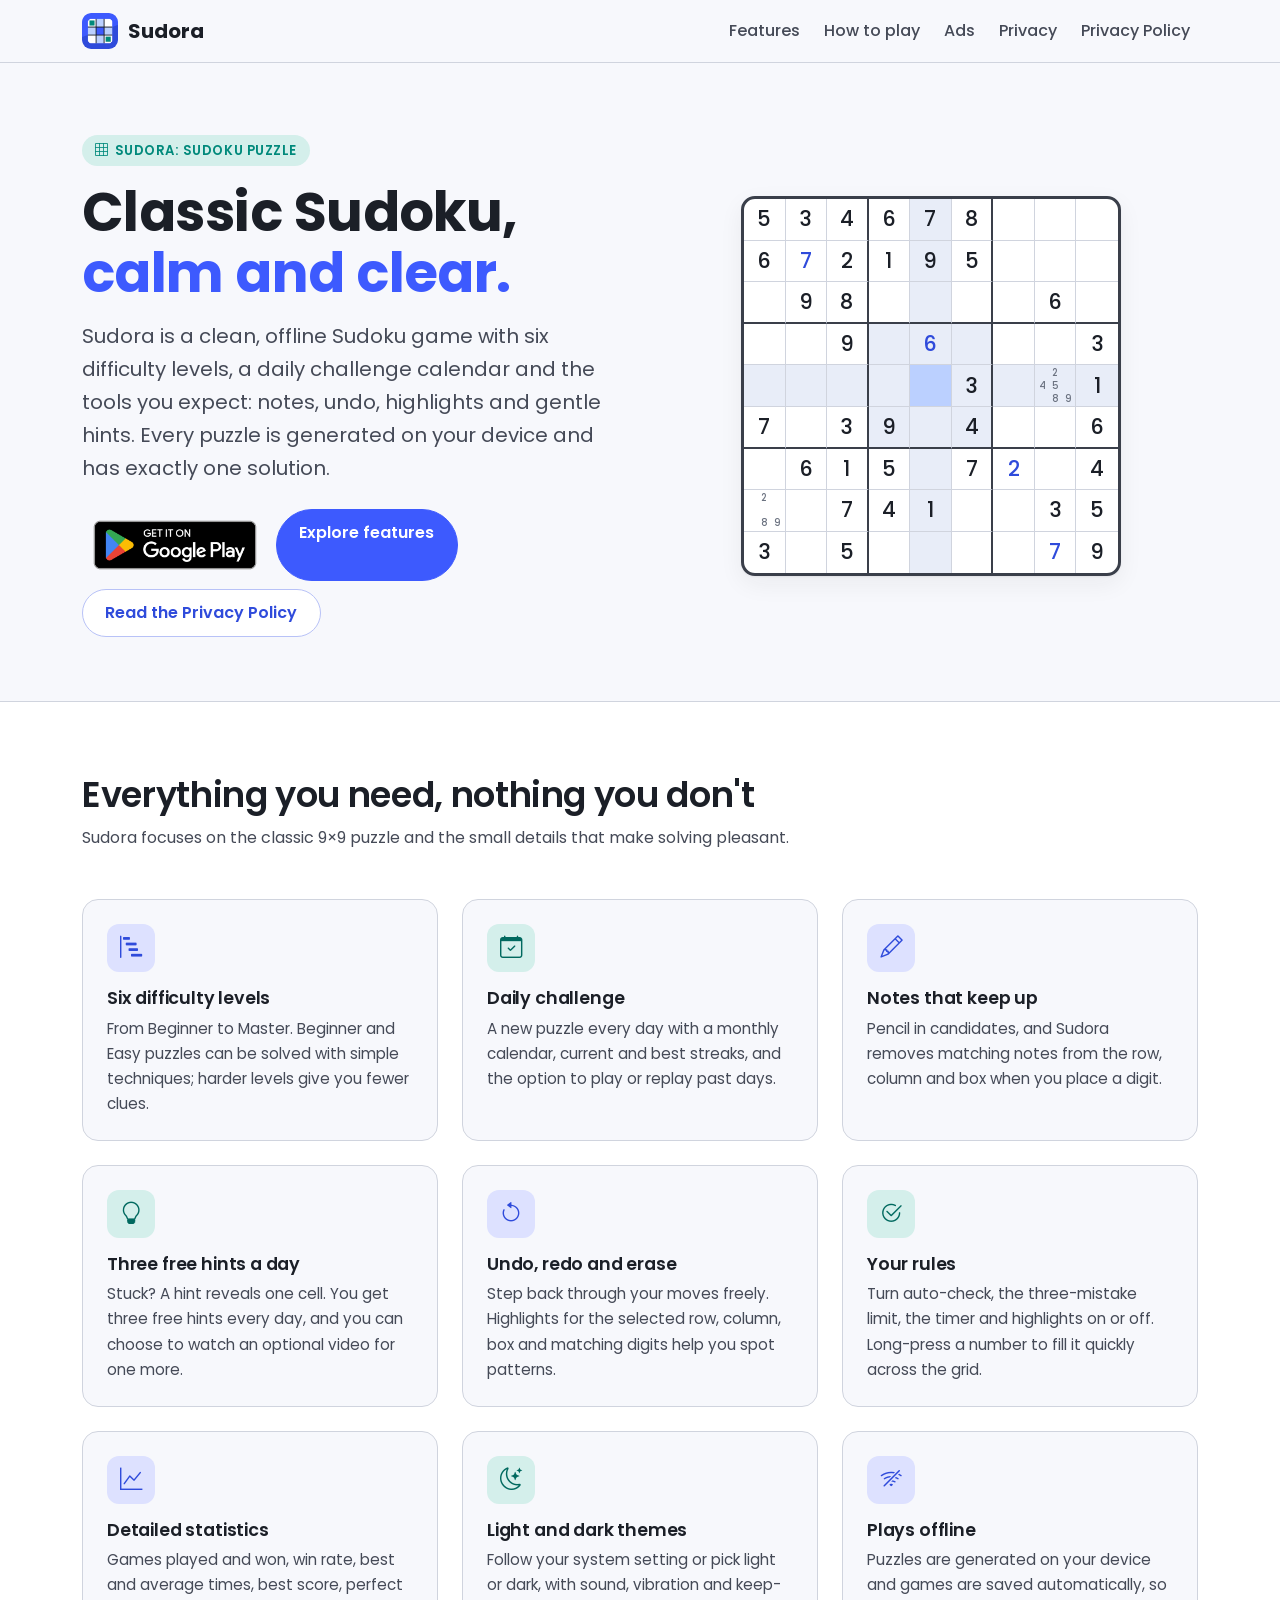
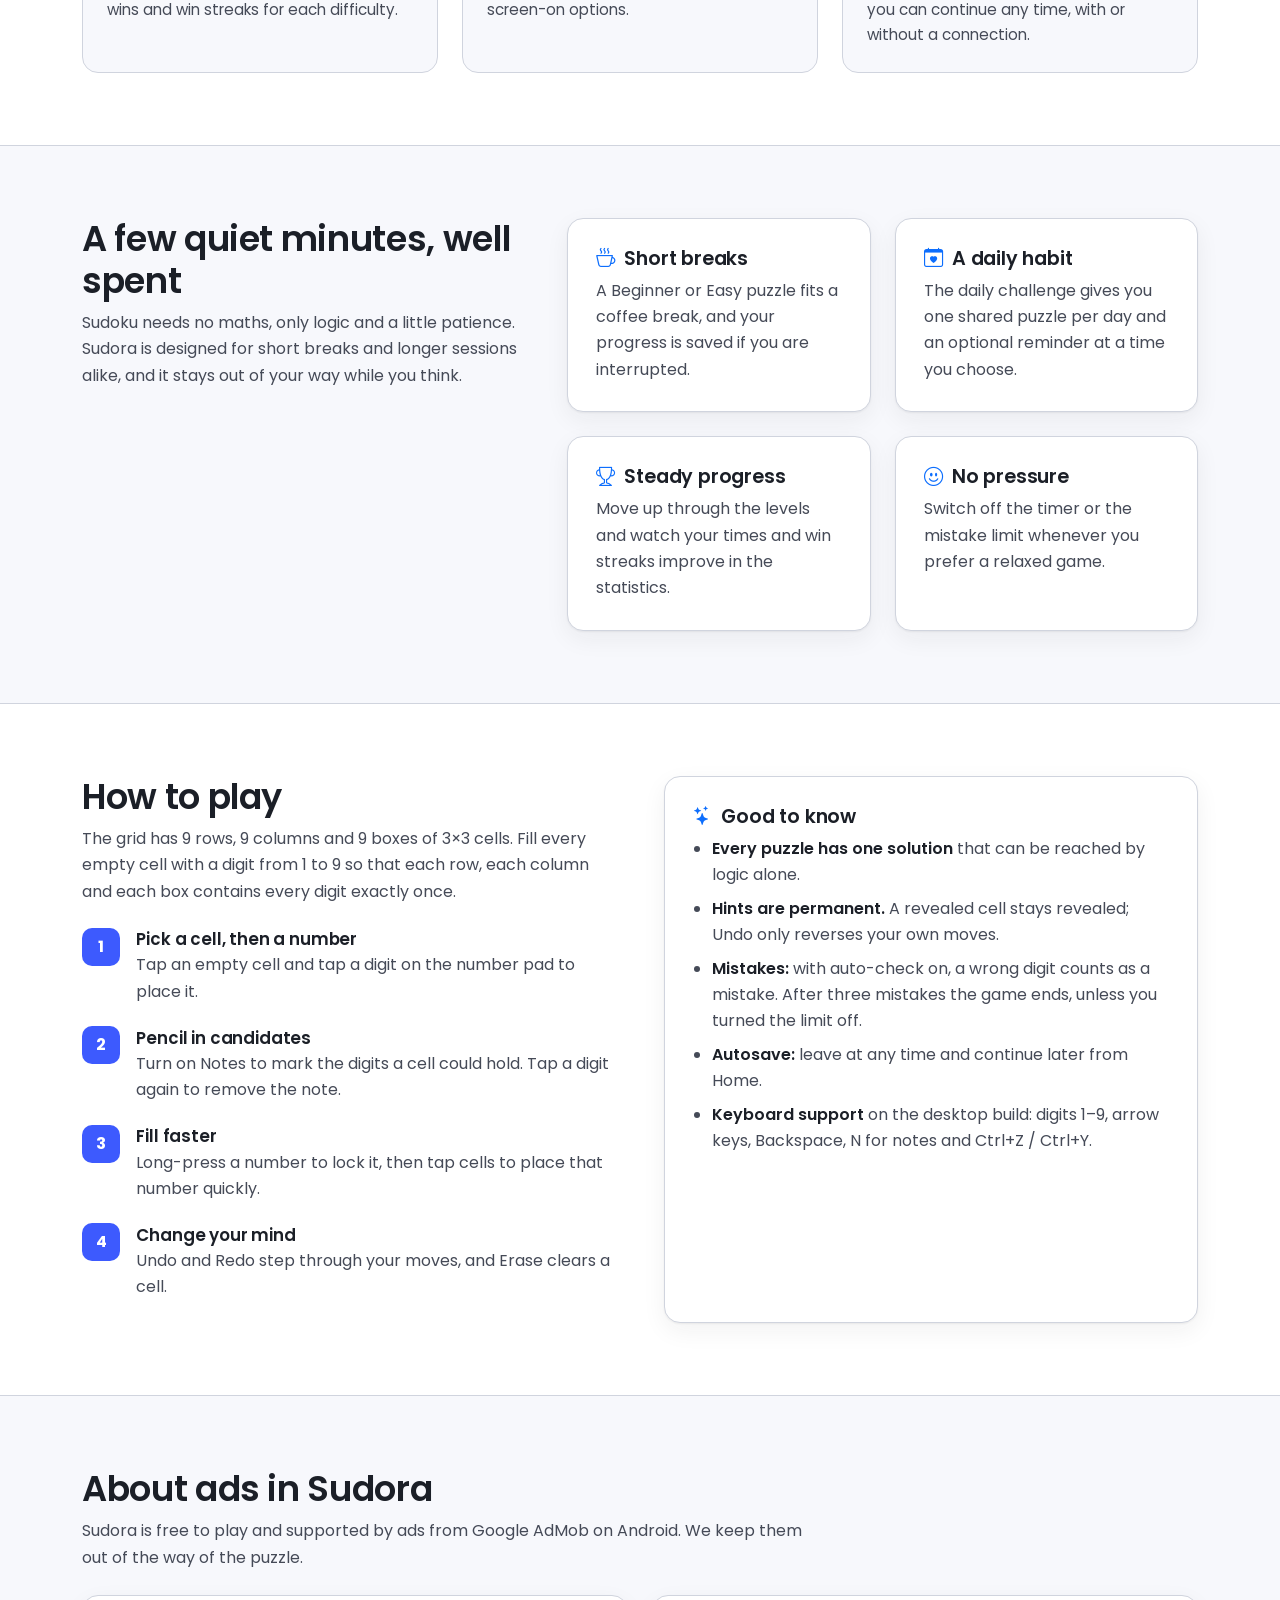
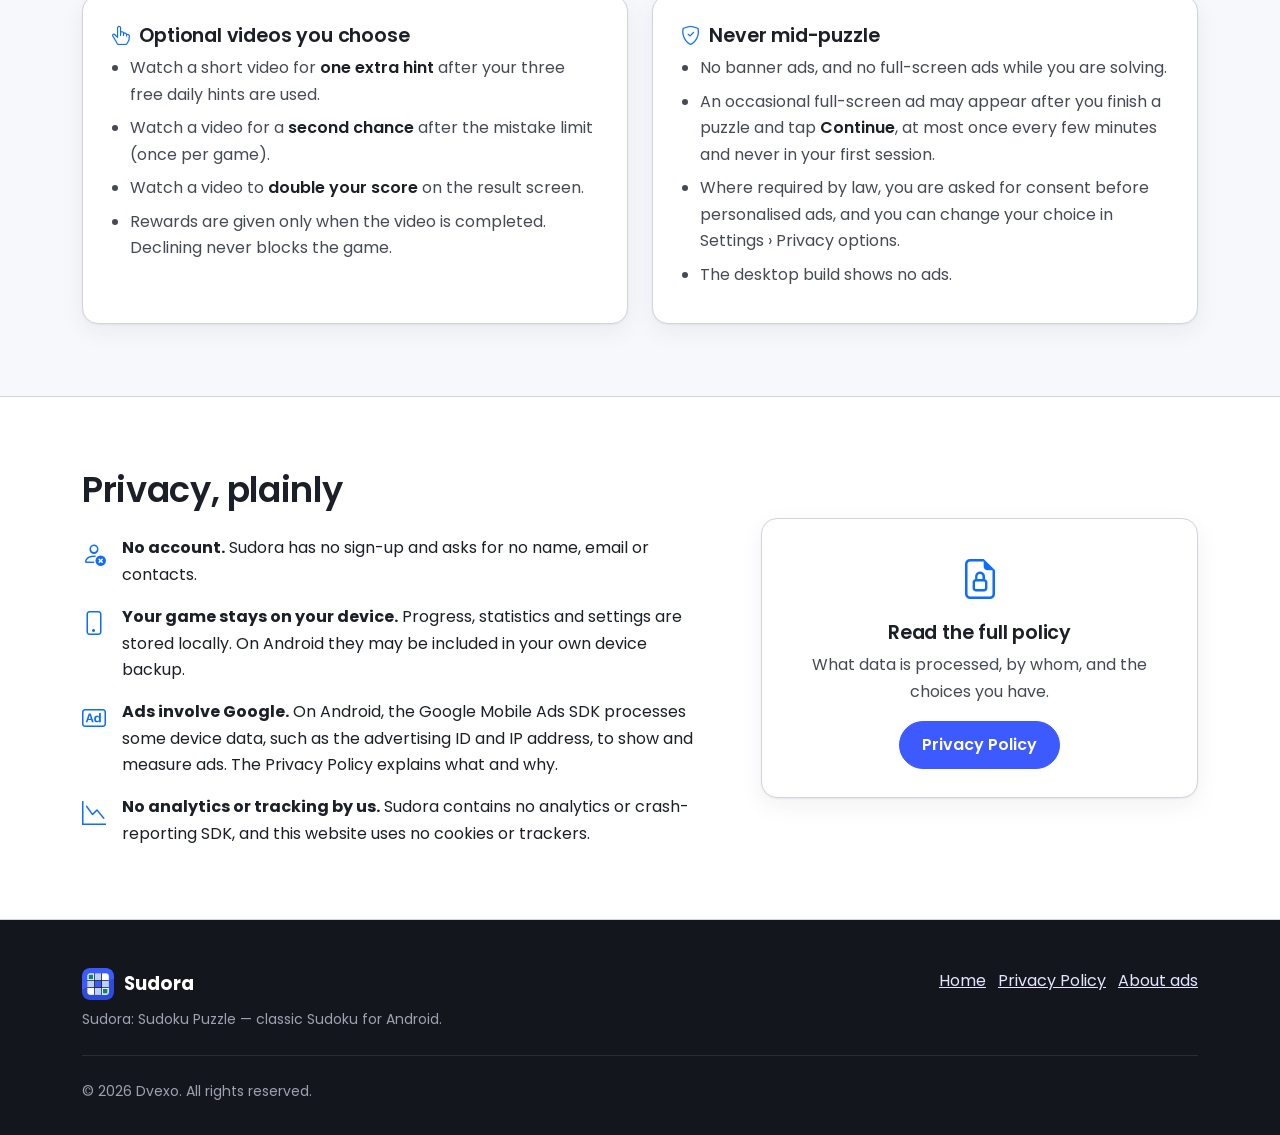
<file: index.html>
<!DOCTYPE html>
<html lang="en">
<head>
  <meta charset="utf-8">
  <meta name="viewport" content="width=device-width, initial-scale=1">
  <title>Sudora: Sudoku Puzzle — Classic Sudoku with daily challenges</title>
  <meta name="description" content="Sudora: Sudoku Puzzle is a clean, offline classic Sudoku game with six difficulty levels, a daily challenge calendar, notes, undo, three free hints a day and detailed statistics.">
  <meta name="application-name" content="Sudora">
  <meta name="theme-color" content="#3d5afe">
  <meta property="og:type" content="website">
  <meta property="og:site_name" content="Sudora">
  <meta property="og:title" content="Sudora: Sudoku Puzzle">
  <meta property="og:description" content="Classic Sudoku with six difficulty levels, daily challenges, notes, hints and statistics. Puzzles are generated on your device.">
  <meta property="og:image" content="assets/images/sudora-icon.png">
  <meta name="twitter:card" content="summary">
  <link rel="icon" href="favicon.ico" sizes="any">
  <link rel="icon" type="image/png" sizes="32x32" href="assets/images/favicon-32.png">
  <link rel="apple-touch-icon" href="assets/images/apple-touch-icon.png">
  <link rel="stylesheet" href="assets/vendor/bootstrap/bootstrap.min.css">
  <link rel="stylesheet" href="assets/vendor/bootstrap-icons/bootstrap-icons.min.css">
  <link rel="stylesheet" href="assets/css/style.css">
</head>
<body>
  <a class="skip-link" href="#main">Skip to content</a>

  <header>
    <nav class="navbar navbar-expand-md site-nav sticky-top" aria-label="Main">
      <div class="container">
        <a class="navbar-brand" href="index.html">
          <img src="assets/images/sudora-icon.png" alt="" width="36" height="36">
          <span>Sudora</span>
        </a>
        <button class="navbar-toggler" type="button" data-bs-toggle="collapse" data-bs-target="#siteNav" aria-controls="siteNav" aria-expanded="false" aria-label="Toggle navigation">
          <span class="navbar-toggler-icon"></span>
        </button>
        <div class="collapse navbar-collapse" id="siteNav">
          <ul class="navbar-nav ms-auto gap-md-2">
            <li class="nav-item"><a class="nav-link" href="#features">Features</a></li>
            <li class="nav-item"><a class="nav-link" href="#how-to-play">How to play</a></li>
            <li class="nav-item"><a class="nav-link" href="#ads">Ads</a></li>
            <li class="nav-item"><a class="nav-link" href="#privacy">Privacy</a></li>
            <li class="nav-item"><a class="nav-link" href="privacy-policy.html">Privacy Policy</a></li>
          </ul>
        </div>
      </div>
    </nav>
  </header>

  <main id="main" tabindex="-1">
    <!-- Hero -->
    <section class="hero" aria-labelledby="hero-title">
      <div class="container">
        <div class="row align-items-center g-4 g-lg-5">
          <div class="col-lg-6">
            <p class="eyebrow mb-3"><i class="bi bi-grid-3x3" aria-hidden="true"></i> Sudora: Sudoku Puzzle</p>
            <h1 id="hero-title">Classic Sudoku, <span class="accent">calm and clear.</span></h1>
            <p class="lead mt-3 mb-4">
              Sudora is a clean, offline Sudoku game with six difficulty levels, a daily challenge calendar and
              the tools you expect: notes, undo, highlights and gentle hints. Every puzzle is generated on your
              device and has exactly one solution.
            </p>
            <div class="d-flex flex-wrap gap-2">
                <a class="play-badge" data-cfg-href="playStoreUrl" href="https://play.google.com/store/apps/details?id=com.dvexo.sudora" data-cfg-attr="aria-label:Get {appName} on Google Play" aria-label="Get Sudora on Google Play">
                  <img src="/assets/images/google-play-badge.png" height="72" loading="lazy" alt="Get it on Google Play">
                </a>
              <a class="btn btn-sd" href="#features">Explore features</a>
              <a class="btn btn-sd-outline" href="privacy-policy.html">Read the Privacy Policy</a>
            </div>
            <!-- <p class="status-note mt-4 mb-0">
              <i class="bi bi-info-circle" aria-hidden="true"></i>
              Sudora is being prepared for release on Android. Store links will be added here when the listing is live.
            </p> -->
          </div>
          <div class="col-lg-6">
            <div class="mini-board" aria-hidden="true">
              <span>5</span>
              <span>3</span>
              <span>4</span>
              <span>6</span>
              <span class="peer">7</span>
              <span>8</span>
              <span></span>
              <span></span>
              <span></span>
              <span>6</span>
              <span class="u">7</span>
              <span>2</span>
              <span>1</span>
              <span class="peer">9</span>
              <span>5</span>
              <span></span>
              <span></span>
              <span></span>
              <span></span>
              <span>9</span>
              <span>8</span>
              <span></span>
              <span class="peer"></span>
              <span></span>
              <span></span>
              <span>6</span>
              <span></span>
              <span></span>
              <span></span>
              <span>9</span>
              <span class="peer"></span>
              <span class="u peer">6</span>
              <span class="peer"></span>
              <span></span>
              <span></span>
              <span>3</span>
              <span class="peer"></span>
              <span class="peer"></span>
              <span class="peer"></span>
              <span class="peer"></span>
              <span class="sel"></span>
              <span class="peer">3</span>
              <span class="peer"></span>
              <span class="note peer"><i></i><i>2</i><i></i><i>4</i><i>5</i><i></i><i></i><i>8</i><i>9</i></span>
              <span class="peer">1</span>
              <span>7</span>
              <span></span>
              <span>3</span>
              <span class="peer">9</span>
              <span class="peer"></span>
              <span class="peer">4</span>
              <span></span>
              <span></span>
              <span>6</span>
              <span></span>
              <span>6</span>
              <span>1</span>
              <span>5</span>
              <span class="peer"></span>
              <span>7</span>
              <span class="u">2</span>
              <span></span>
              <span>4</span>
              <span class="note"><i></i><i>2</i><i></i><i></i><i></i><i></i><i></i><i>8</i><i>9</i></span>
              <span></span>
              <span>7</span>
              <span>4</span>
              <span class="peer">1</span>
              <span></span>
              <span></span>
              <span>3</span>
              <span>5</span>
              <span>3</span>
              <span></span>
              <span>5</span>
              <span></span>
              <span class="peer"></span>
              <span></span>
              <span></span>
              <span class="u">7</span>
              <span>9</span>
            </div>
            <p class="visually-hidden">Illustration of a Sudoku grid with a selected cell, highlighted row, column and box, and pencil notes.</p>
          </div>
        </div>
      </div>
    </section>

    <!-- Features -->
    <section class="section section-alt" id="features" aria-labelledby="features-title">
      <div class="container">
        <h2 class="section-title" id="features-title">Everything you need, nothing you don't</h2>
        <p class="section-intro mb-5">Sudora focuses on the classic 9×9 puzzle and the small details that make solving pleasant.</p>
        <div class="row g-4">
          <div class="col-md-6 col-lg-4 reveal">
            <article class="feature-card">
              <div class="feature-icon" aria-hidden="true"><i class="bi bi-bar-chart-steps"></i></div>
              <h3>Six difficulty levels</h3>
              <p>From Beginner to Master. Beginner and Easy puzzles can be solved with simple techniques; harder levels give you fewer clues.</p>
            </article>
          </div>
          <div class="col-md-6 col-lg-4 reveal">
            <article class="feature-card">
              <div class="feature-icon teal" aria-hidden="true"><i class="bi bi-calendar-check"></i></div>
              <h3>Daily challenge</h3>
              <p>A new puzzle every day with a monthly calendar, current and best streaks, and the option to play or replay past days.</p>
            </article>
          </div>
          <div class="col-md-6 col-lg-4 reveal">
            <article class="feature-card">
              <div class="feature-icon" aria-hidden="true"><i class="bi bi-pencil"></i></div>
              <h3>Notes that keep up</h3>
              <p>Pencil in candidates, and Sudora removes matching notes from the row, column and box when you place a digit.</p>
            </article>
          </div>
          <div class="col-md-6 col-lg-4 reveal">
            <article class="feature-card">
              <div class="feature-icon teal" aria-hidden="true"><i class="bi bi-lightbulb"></i></div>
              <h3>Three free hints a day</h3>
              <p>Stuck? A hint reveals one cell. You get three free hints every day, and you can choose to watch an optional video for one more.</p>
            </article>
          </div>
          <div class="col-md-6 col-lg-4 reveal">
            <article class="feature-card">
              <div class="feature-icon" aria-hidden="true"><i class="bi bi-arrow-counterclockwise"></i></div>
              <h3>Undo, redo and erase</h3>
              <p>Step back through your moves freely. Highlights for the selected row, column, box and matching digits help you spot patterns.</p>
            </article>
          </div>
          <div class="col-md-6 col-lg-4 reveal">
            <article class="feature-card">
              <div class="feature-icon teal" aria-hidden="true"><i class="bi bi-check2-circle"></i></div>
              <h3>Your rules</h3>
              <p>Turn auto-check, the three-mistake limit, the timer and highlights on or off. Long-press a number to fill it quickly across the grid.</p>
            </article>
          </div>
          <div class="col-md-6 col-lg-4 reveal">
            <article class="feature-card">
              <div class="feature-icon" aria-hidden="true"><i class="bi bi-graph-up"></i></div>
              <h3>Detailed statistics</h3>
              <p>Games played and won, win rate, best and average times, best score, perfect wins and win streaks for each difficulty.</p>
            </article>
          </div>
          <div class="col-md-6 col-lg-4 reveal">
            <article class="feature-card">
              <div class="feature-icon teal" aria-hidden="true"><i class="bi bi-moon-stars"></i></div>
              <h3>Light and dark themes</h3>
              <p>Follow your system setting or pick light or dark, with sound, vibration and keep-screen-on options.</p>
            </article>
          </div>
          <div class="col-md-6 col-lg-4 reveal">
            <article class="feature-card">
              <div class="feature-icon" aria-hidden="true"><i class="bi bi-wifi-off"></i></div>
              <h3>Plays offline</h3>
              <p>Puzzles are generated on your device and games are saved automatically, so you can continue any time, with or without a connection.</p>
            </article>
          </div>
        </div>
      </div>
    </section>

    <!-- Why play -->
    <section class="section" aria-labelledby="why-title">
      <div class="container">
        <div class="row g-4 g-lg-5 align-items-start">
          <div class="col-lg-5">
            <h2 class="section-title" id="why-title">A few quiet minutes, well spent</h2>
            <p class="section-intro">
              Sudoku needs no maths, only logic and a little patience. Sudora is designed for short breaks and
              longer sessions alike, and it stays out of your way while you think.
            </p>
          </div>
          <div class="col-lg-7">
            <div class="row g-4">
              <div class="col-sm-6 reveal">
                <div class="info-panel">
                  <h3><i class="bi bi-cup-hot text-primary" aria-hidden="true"></i> Short breaks</h3>
                  <p class="mb-0 text-muted-ink">A Beginner or Easy puzzle fits a coffee break, and your progress is saved if you are interrupted.</p>
                </div>
              </div>
              <div class="col-sm-6 reveal">
                <div class="info-panel">
                  <h3><i class="bi bi-calendar-heart text-primary" aria-hidden="true"></i> A daily habit</h3>
                  <p class="mb-0 text-muted-ink">The daily challenge gives you one shared puzzle per day and an optional reminder at a time you choose.</p>
                </div>
              </div>
              <div class="col-sm-6 reveal">
                <div class="info-panel">
                  <h3><i class="bi bi-trophy text-primary" aria-hidden="true"></i> Steady progress</h3>
                  <p class="mb-0 text-muted-ink">Move up through the levels and watch your times and win streaks improve in the statistics.</p>
                </div>
              </div>
              <div class="col-sm-6 reveal">
                <div class="info-panel">
                  <h3><i class="bi bi-emoji-smile text-primary" aria-hidden="true"></i> No pressure</h3>
                  <p class="mb-0 text-muted-ink">Switch off the timer or the mistake limit whenever you prefer a relaxed game.</p>
                </div>
              </div>
            </div>
          </div>
        </div>
      </div>
    </section>

    <!-- How to play -->
    <section class="section section-alt" id="how-to-play" aria-labelledby="howto-title">
      <div class="container">
        <div class="row g-4 g-lg-5">
          <div class="col-lg-6">
            <h2 class="section-title" id="howto-title">How to play</h2>
            <p class="section-intro mb-4">The grid has 9 rows, 9 columns and 9 boxes of 3×3 cells. Fill every empty cell with a digit from 1 to 9 so that each row, each column and each box contains every digit exactly once.</p>
            <ol class="steps">
              <li>
                <h3>Pick a cell, then a number</h3>
                <p>Tap an empty cell and tap a digit on the number pad to place it.</p>
              </li>
              <li>
                <h3>Pencil in candidates</h3>
                <p>Turn on Notes to mark the digits a cell could hold. Tap a digit again to remove the note.</p>
              </li>
              <li>
                <h3>Fill faster</h3>
                <p>Long-press a number to lock it, then tap cells to place that number quickly.</p>
              </li>
              <li>
                <h3>Change your mind</h3>
                <p>Undo and Redo step through your moves, and Erase clears a cell.</p>
              </li>
            </ol>
          </div>
          <div class="col-lg-6">
            <div class="info-panel">
              <h3><i class="bi bi-stars text-primary" aria-hidden="true"></i> Good to know</h3>
              <ul>
                <li><strong>Every puzzle has one solution</strong> that can be reached by logic alone.</li>
                <li><strong>Hints are permanent.</strong> A revealed cell stays revealed; Undo only reverses your own moves.</li>
                <li><strong>Mistakes:</strong> with auto-check on, a wrong digit counts as a mistake. After three mistakes the game ends, unless you turned the limit off.</li>
                <li><strong>Autosave:</strong> leave at any time and continue later from Home.</li>
                <li><strong>Keyboard support</strong> on the desktop build: digits 1–9, arrow keys, Backspace, N for notes and Ctrl+Z / Ctrl+Y.</li>
              </ul>
            </div>
          </div>
        </div>
      </div>
    </section>

    <!-- Ads disclosure -->
    <section class="section" id="ads" aria-labelledby="ads-title">
      <div class="container">
        <h2 class="section-title" id="ads-title">About ads in Sudora</h2>
        <p class="section-intro mb-4">
          Sudora is free to play and supported by ads from Google AdMob on Android. We keep them out of the way of the puzzle.
        </p>
        <div class="row g-4">
          <div class="col-md-6 reveal">
            <div class="info-panel">
              <h3><i class="bi bi-hand-index-thumb text-primary" aria-hidden="true"></i> Optional videos you choose</h3>
              <ul>
                <li>Watch a short video for <strong>one extra hint</strong> after your three free daily hints are used.</li>
                <li>Watch a video for a <strong>second chance</strong> after the mistake limit (once per game).</li>
                <li>Watch a video to <strong>double your score</strong> on the result screen.</li>
                <li>Rewards are given only when the video is completed. Declining never blocks the game.</li>
              </ul>
            </div>
          </div>
          <div class="col-md-6 reveal">
            <div class="info-panel">
              <h3><i class="bi bi-shield-check text-primary" aria-hidden="true"></i> Never mid-puzzle</h3>
              <ul>
                <li>No banner ads, and no full-screen ads while you are solving.</li>
                <li>An occasional full-screen ad may appear after you finish a puzzle and tap <strong>Continue</strong>, at most once every few minutes and never in your first session.</li>
                <li>Where required by law, you are asked for consent before personalised ads, and you can change your choice in Settings › Privacy options.</li>
                <li>The desktop build shows no ads.</li>
              </ul>
            </div>
          </div>
        </div>
      </div>
    </section>

    <!-- Privacy -->
    <section class="section section-alt" id="privacy" aria-labelledby="privacy-title">
      <div class="container">
        <div class="row g-4 g-lg-5 align-items-center">
          <div class="col-lg-7">
            <h2 class="section-title" id="privacy-title">Privacy, plainly</h2>
            <ul class="list-unstyled mt-4 mb-0">
              <li class="d-flex gap-3 mb-3"><i class="bi bi-person-x fs-4 text-primary" aria-hidden="true"></i><span><strong>No account.</strong> Sudora has no sign-up and asks for no name, email or contacts.</span></li>
              <li class="d-flex gap-3 mb-3"><i class="bi bi-phone fs-4 text-primary" aria-hidden="true"></i><span><strong>Your game stays on your device.</strong> Progress, statistics and settings are stored locally. On Android they may be included in your own device backup.</span></li>
              <li class="d-flex gap-3 mb-3"><i class="bi bi-badge-ad fs-4 text-primary" aria-hidden="true"></i><span><strong>Ads involve Google.</strong> On Android, the Google Mobile Ads SDK processes some device data, such as the advertising ID and IP address, to show and measure ads. The Privacy Policy explains what and why.</span></li>
              <li class="d-flex gap-3"><i class="bi bi-graph-down fs-4 text-primary" aria-hidden="true"></i><span><strong>No analytics or tracking by us.</strong> Sudora contains no analytics or crash-reporting SDK, and this website uses no cookies or trackers.</span></li>
            </ul>
          </div>
          <div class="col-lg-5">
            <div class="info-panel text-center">
              <i class="bi bi-file-earmark-lock fs-1 text-primary" aria-hidden="true"></i>
              <h3 class="justify-content-center mt-2">Read the full policy</h3>
              <p class="text-muted-ink">What data is processed, by whom, and the choices you have.</p>
              <a class="btn btn-sd" href="privacy-policy.html">Privacy Policy</a>
            </div>
          </div>
        </div>
      </div>
    </section>
  </main>

  <footer class="site-footer">
    <div class="container">
      <div class="row g-4">
        <div class="col-md-6">
          <p class="brand mb-2"><img src="assets/images/sudora-icon.png" alt="" width="32" height="32"> Sudora</p>
          <p class="small mb-0">Sudora: Sudoku Puzzle — classic Sudoku for Android.</p>
        </div>
        <div class="col-md-6 text-md-end footer-links">
          <ul class="list-inline mb-2">
            <li class="list-inline-item"><a href="index.html">Home</a></li>
            <li class="list-inline-item"><a href="privacy-policy.html">Privacy Policy</a></li>
            <li class="list-inline-item"><a href="#ads">About ads</a></li>
          </ul>
        </div>
      </div>
      <hr class="border-secondary my-4">
      <p class="small mb-0">&copy; 2026 Dvexo. All rights reserved.</p>
    </div>
  </footer>

  <button class="back-to-top" type="button" aria-label="Back to top"><i class="bi bi-arrow-up" aria-hidden="true"></i></button>

  <script src="assets/vendor/bootstrap/bootstrap.bundle.min.js"></script>
  <script src="assets/js/main.js"></script>
</body>
</html>
</file>
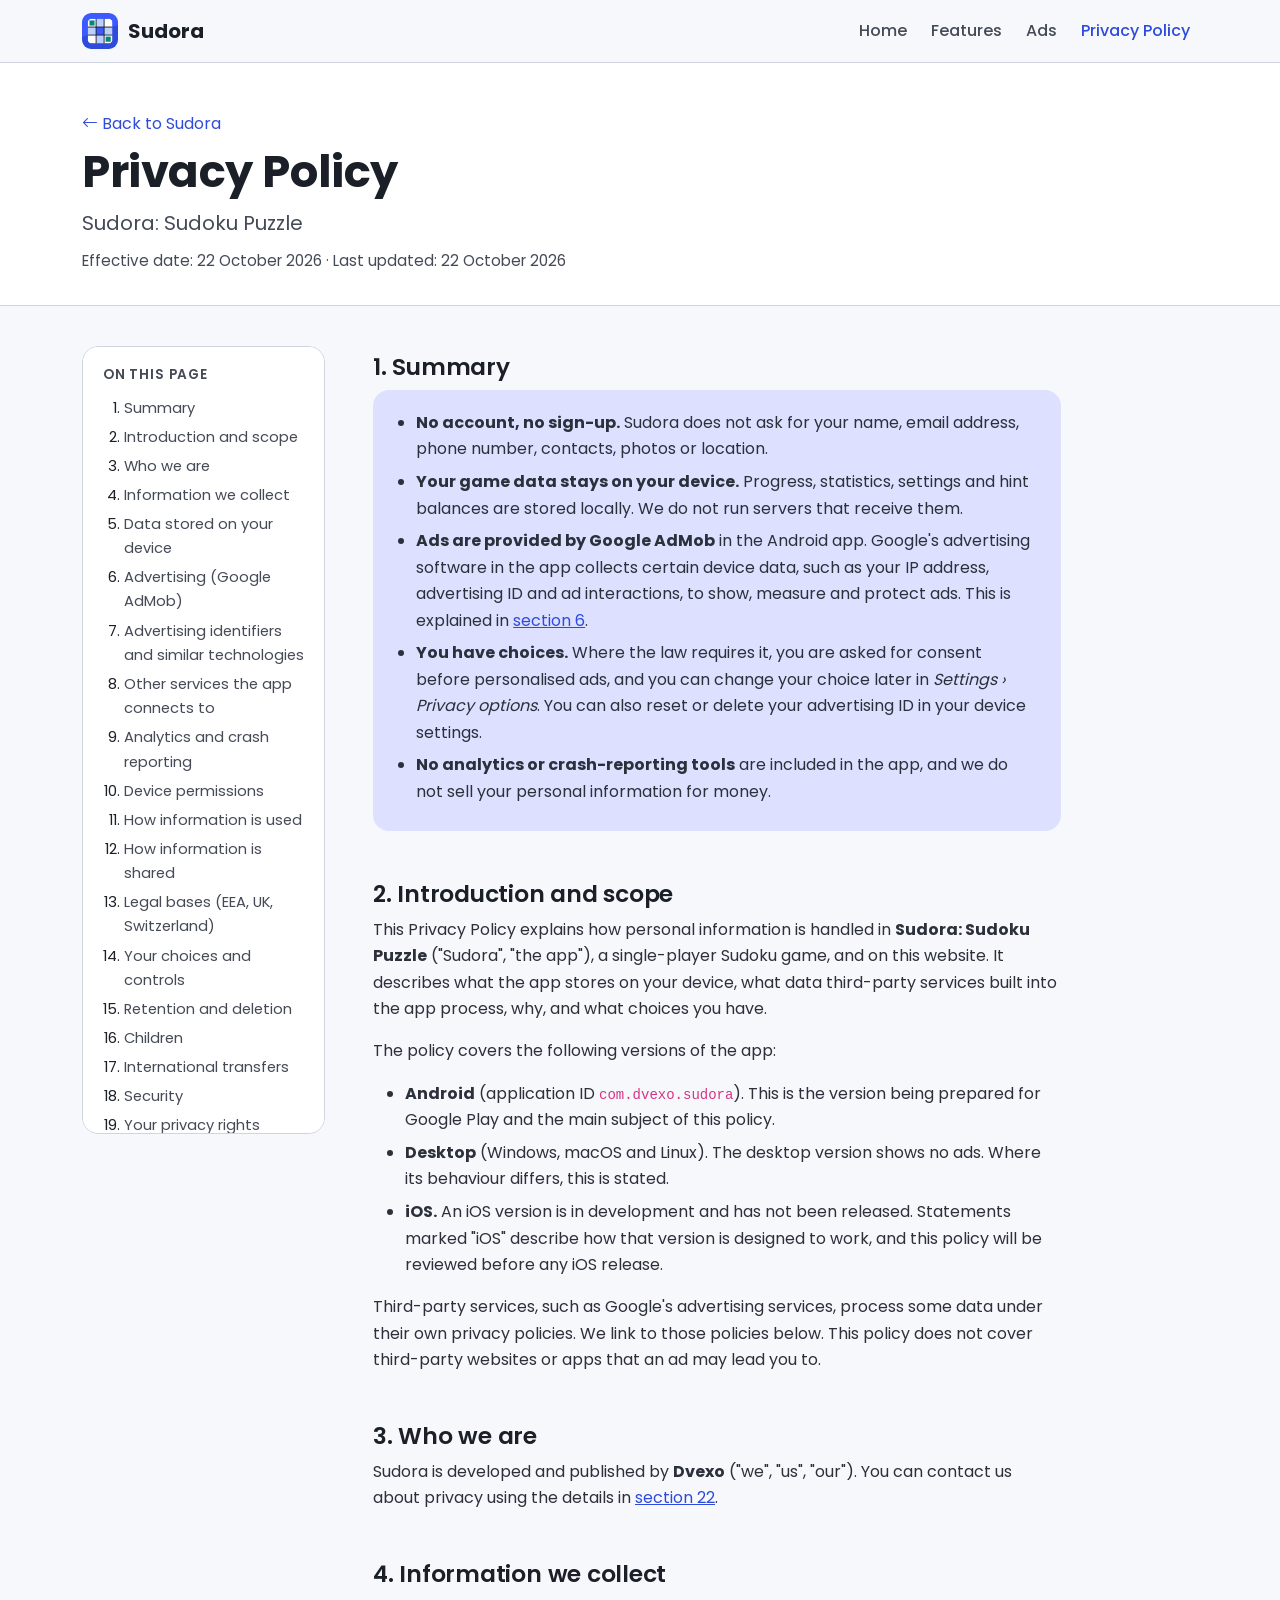
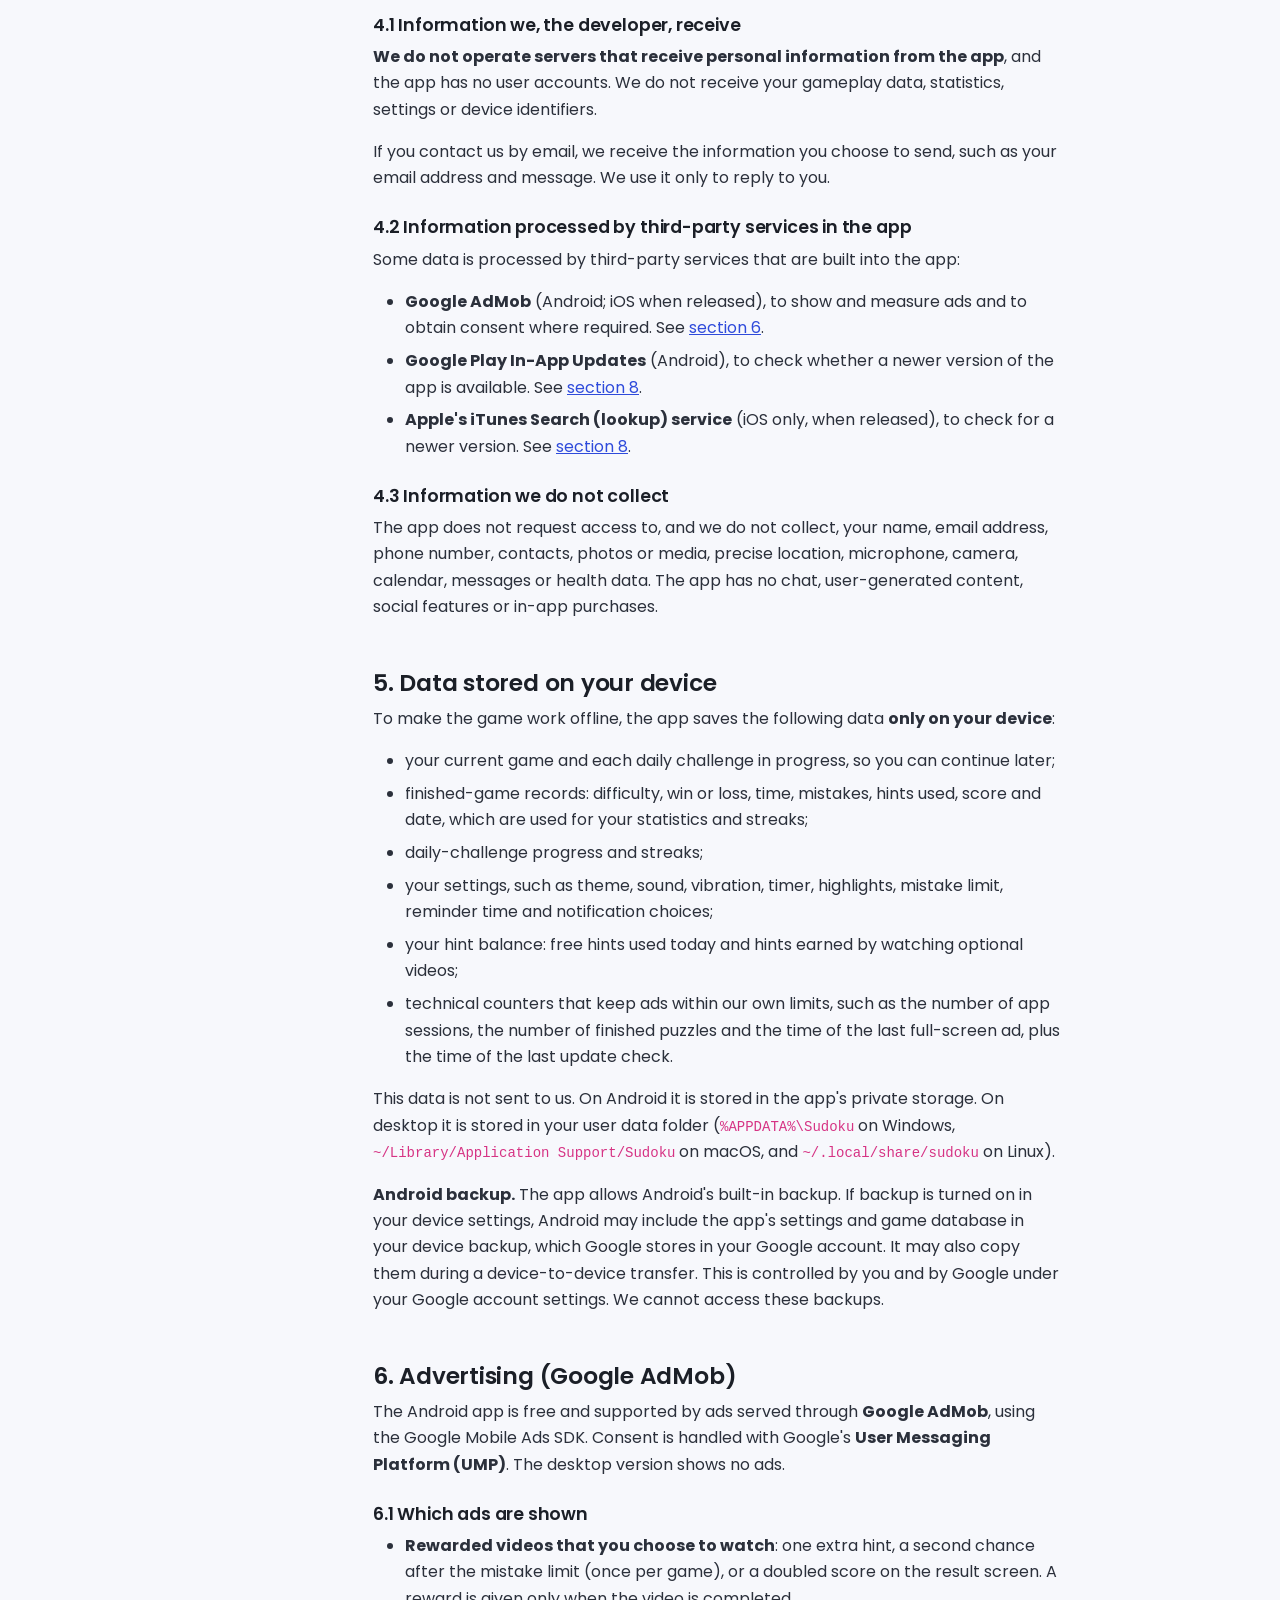
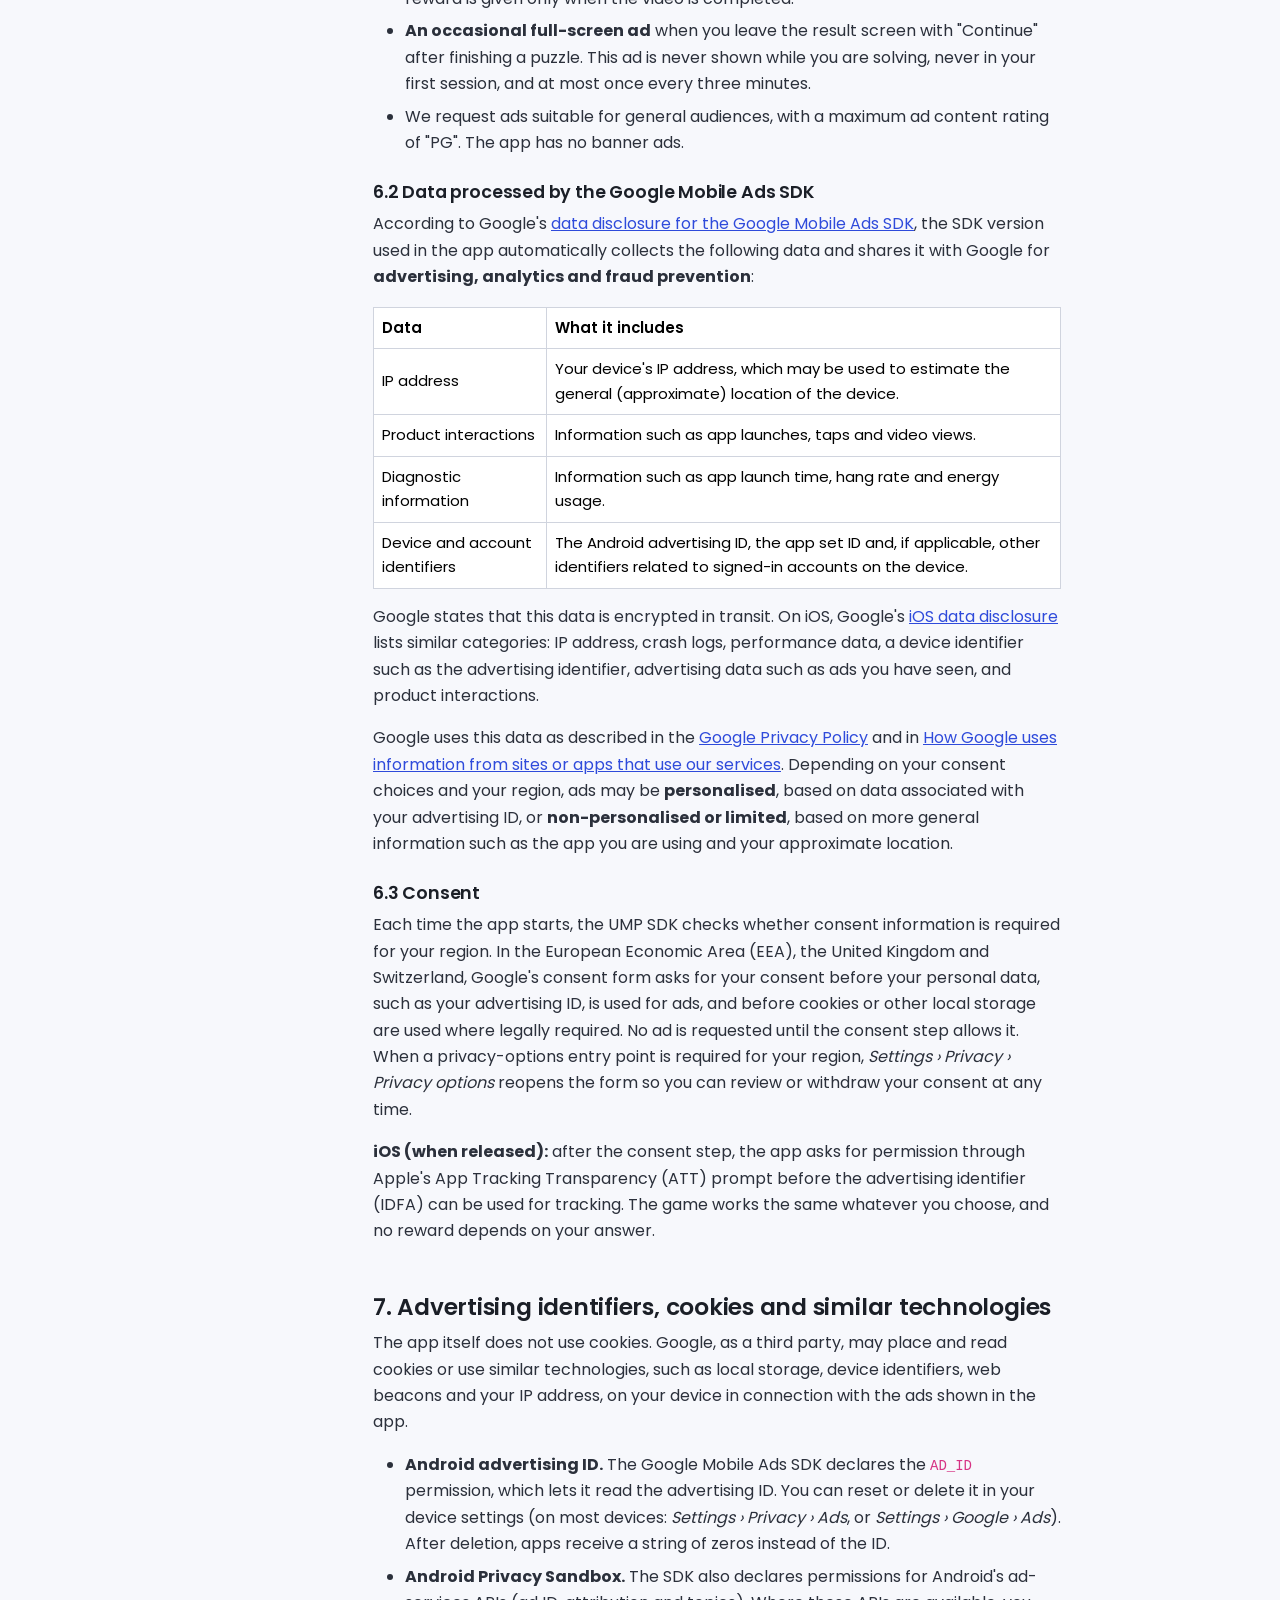
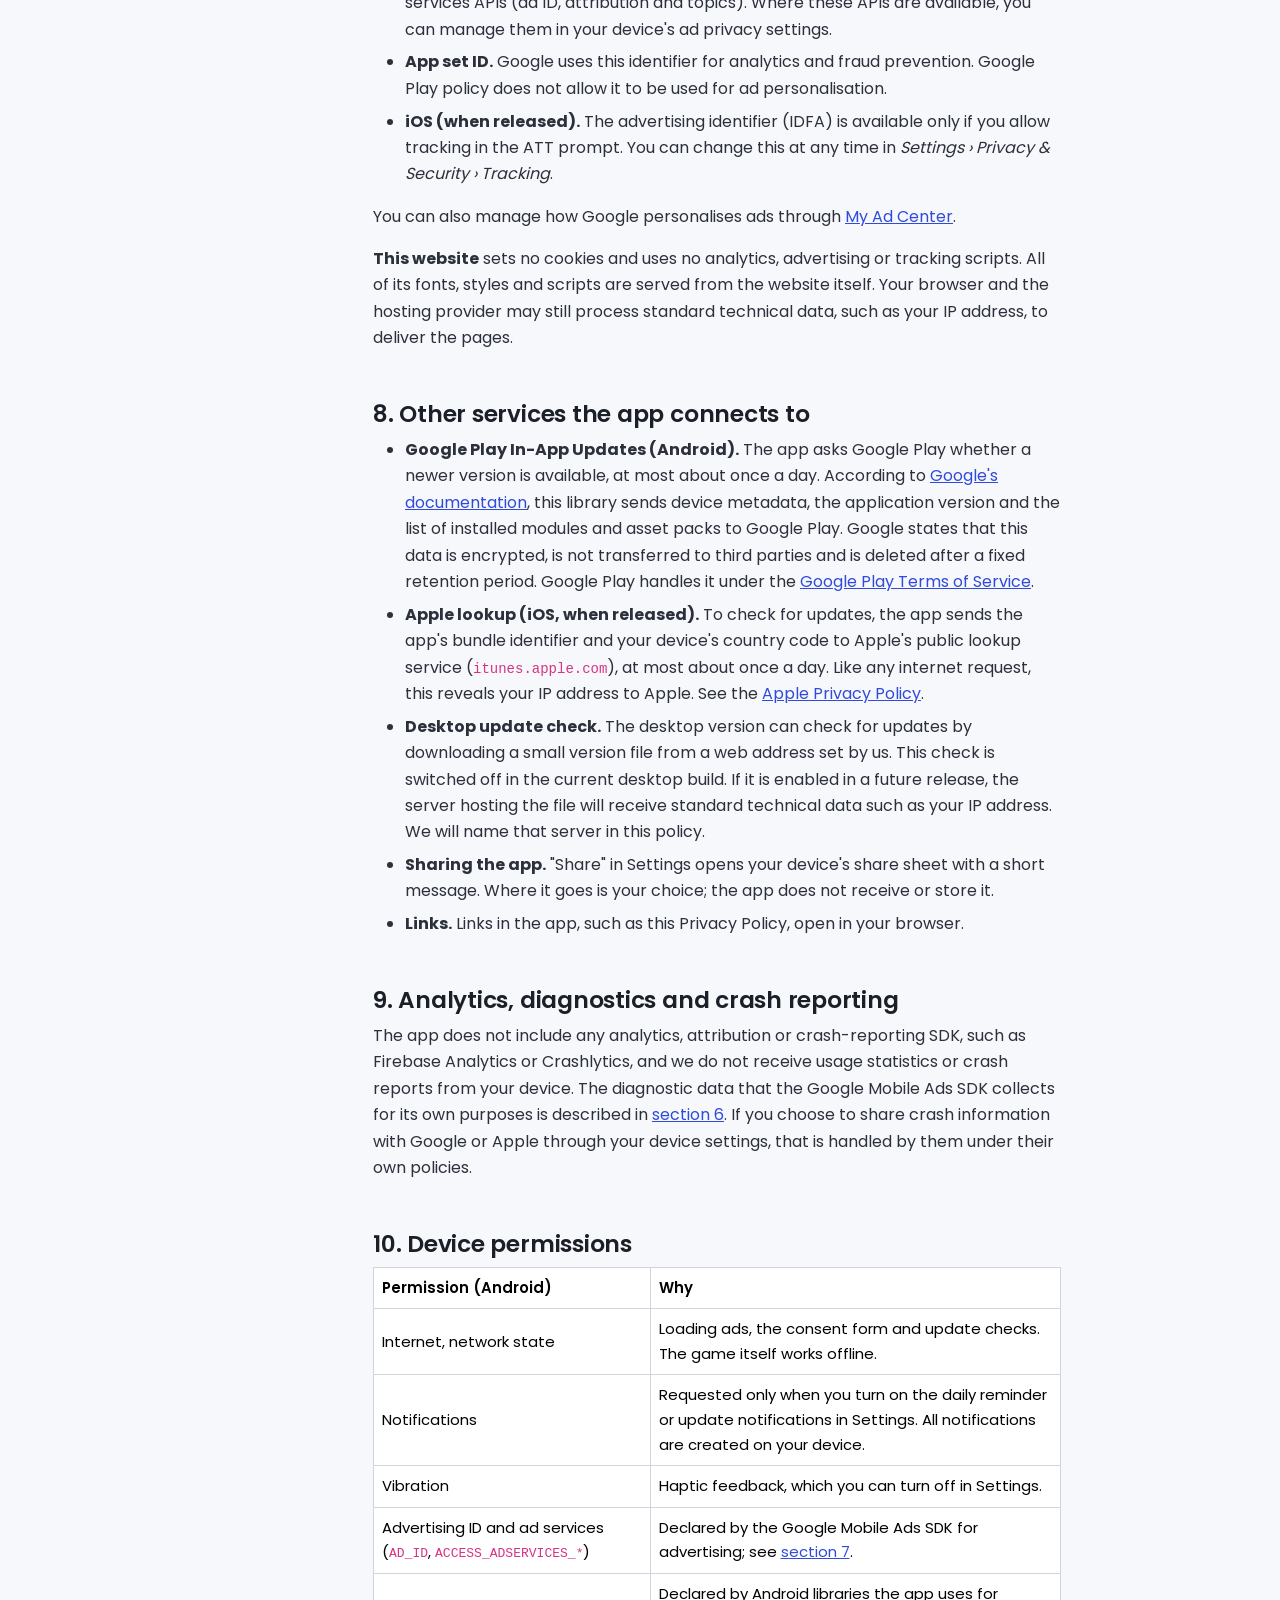
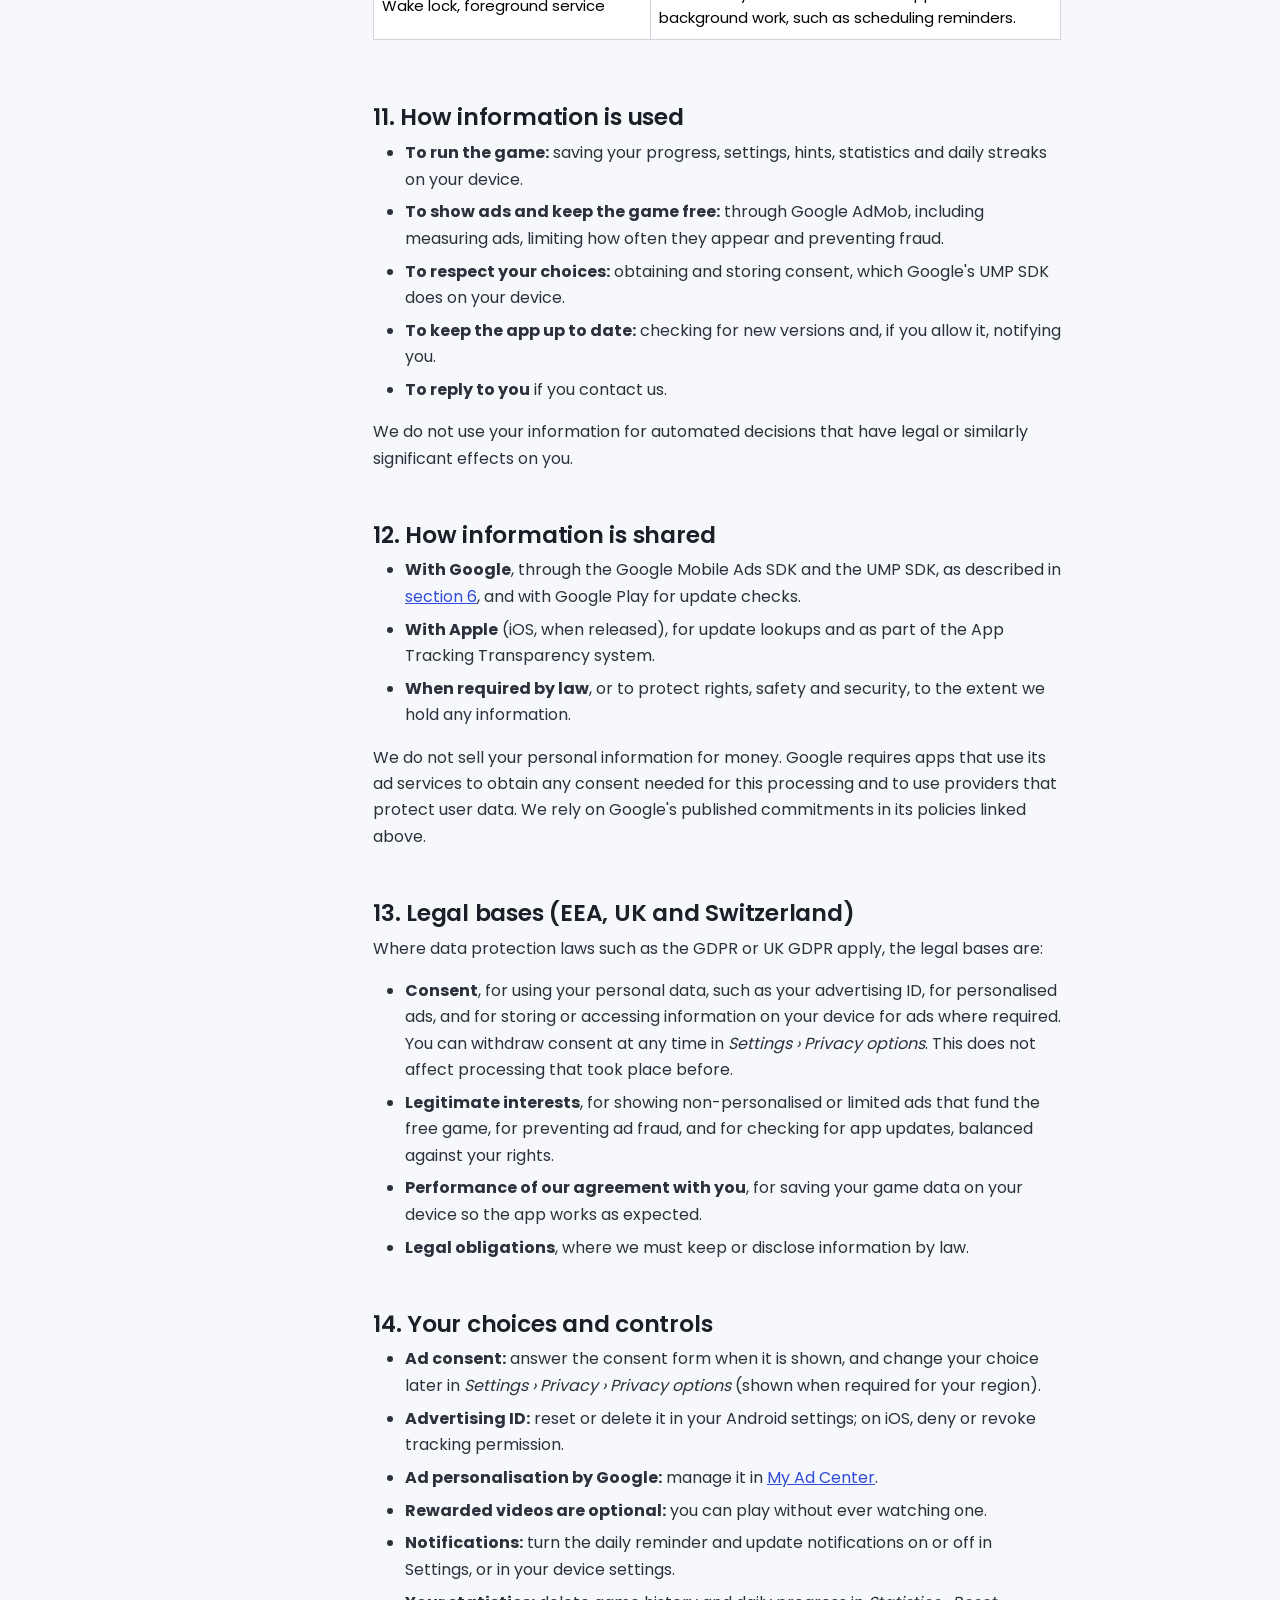
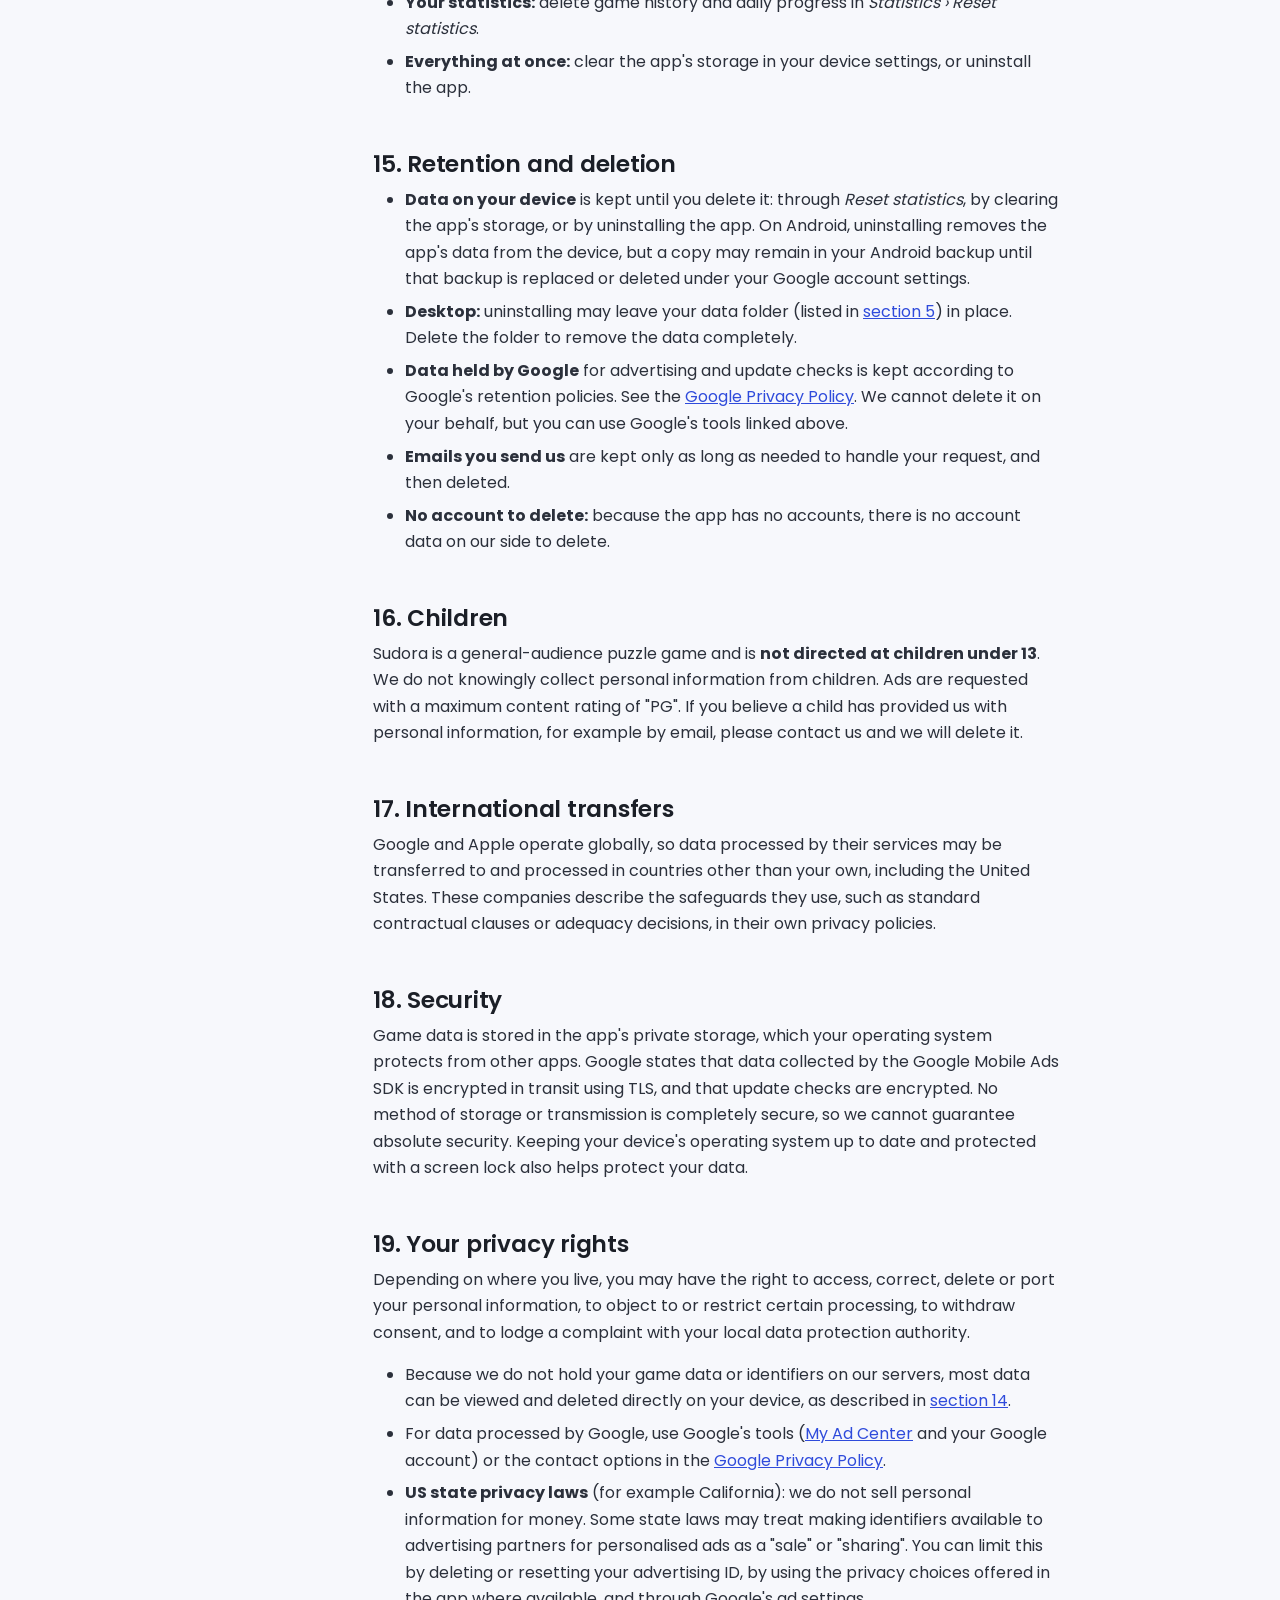
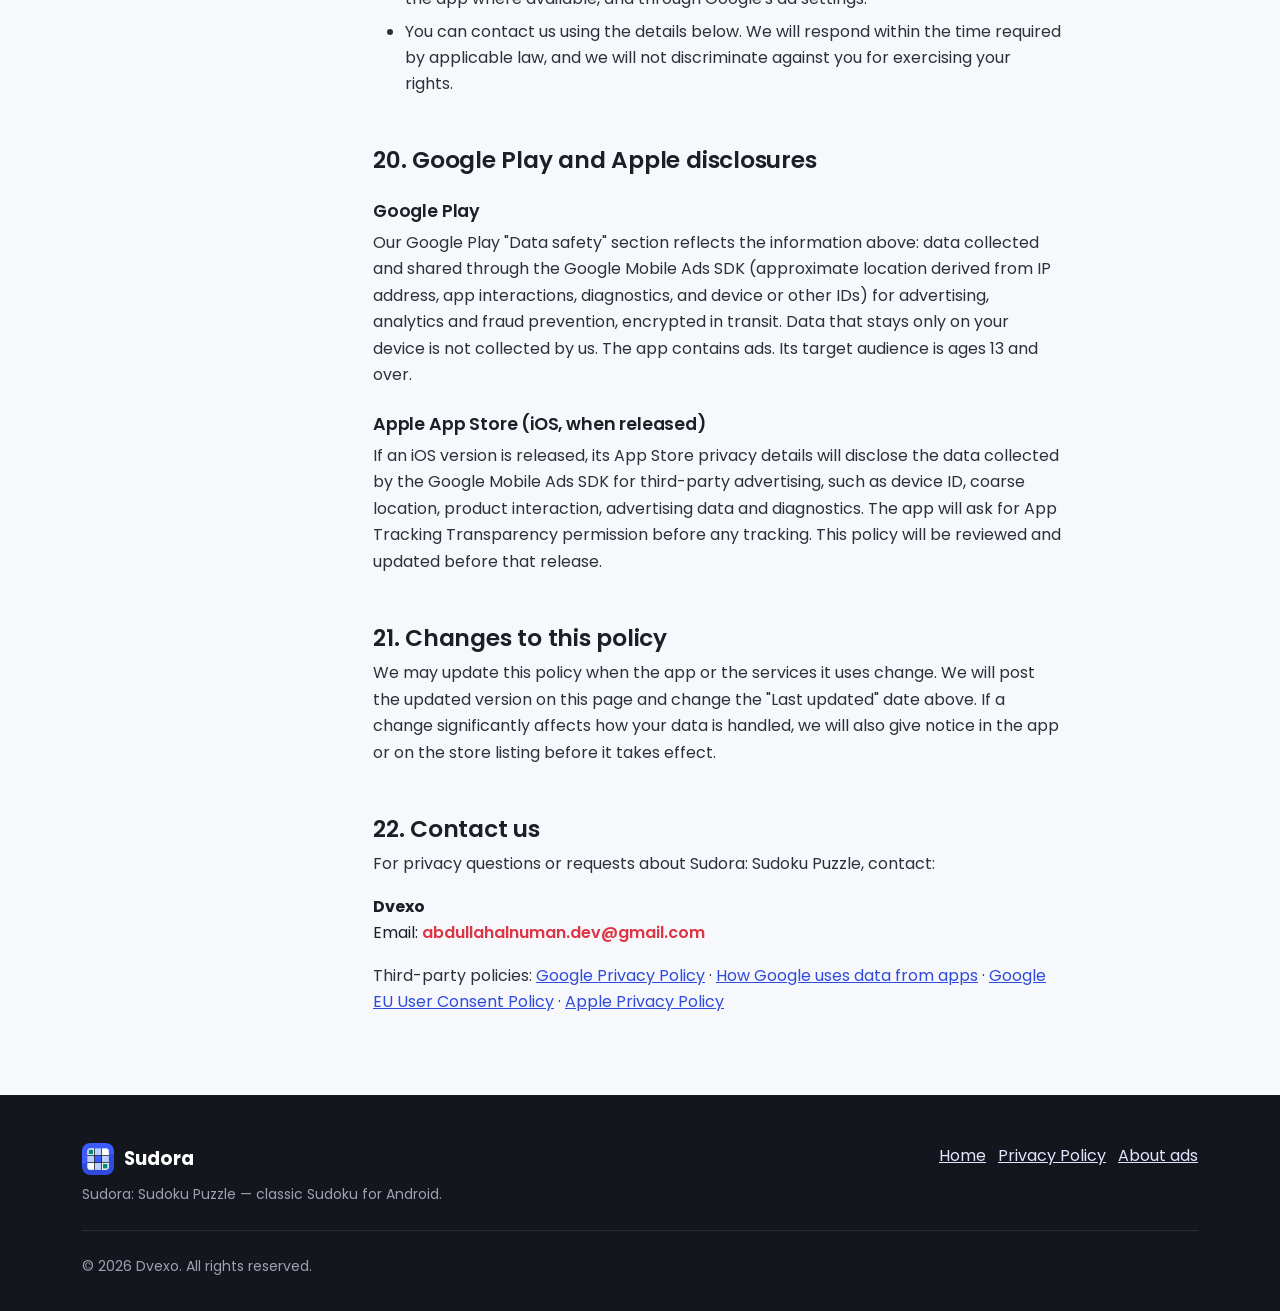
<file: privacy-policy.html>
<!DOCTYPE html>
<html lang="en">
<head>
  <meta charset="utf-8">
  <meta name="viewport" content="width=device-width, initial-scale=1">
  <title>Privacy Policy — Sudora: Sudoku Puzzle</title>
  <meta name="description" content="Privacy Policy for Sudora: Sudoku Puzzle. What data the game and its advertising provider, Google AdMob, process, why, and the choices you have.">
  <meta name="application-name" content="Sudora">
  <meta name="theme-color" content="#3d5afe">
  <meta property="og:type" content="article">
  <meta property="og:site_name" content="Sudora">
  <meta property="og:title" content="Privacy Policy — Sudora: Sudoku Puzzle">
  <meta property="og:description" content="What data Sudora: Sudoku Puzzle and its advertising provider process, why, and the choices you have.">
  <meta property="og:image" content="assets/images/sudora-icon.png">
  <link rel="icon" href="favicon.ico" sizes="any">
  <link rel="icon" type="image/png" sizes="32x32" href="assets/images/favicon-32.png">
  <link rel="apple-touch-icon" href="assets/images/apple-touch-icon.png">
  <link rel="stylesheet" href="assets/vendor/bootstrap/bootstrap.min.css">
  <link rel="stylesheet" href="assets/vendor/bootstrap-icons/bootstrap-icons.min.css">
  <link rel="stylesheet" href="assets/css/style.css">
</head>
<body>
  <a class="skip-link" href="#main">Skip to content</a>

  <header>
    <nav class="navbar navbar-expand-md site-nav sticky-top" aria-label="Main">
      <div class="container">
        <a class="navbar-brand" href="index.html">
          <img src="assets/images/sudora-icon.png" alt="" width="36" height="36">
          <span>Sudora</span>
        </a>
        <button class="navbar-toggler" type="button" data-bs-toggle="collapse" data-bs-target="#siteNav" aria-controls="siteNav" aria-expanded="false" aria-label="Toggle navigation">
          <span class="navbar-toggler-icon"></span>
        </button>
        <div class="collapse navbar-collapse" id="siteNav">
          <ul class="navbar-nav ms-auto gap-md-2">
            <li class="nav-item"><a class="nav-link" href="index.html">Home</a></li>
            <li class="nav-item"><a class="nav-link" href="index.html#features">Features</a></li>
            <li class="nav-item"><a class="nav-link" href="index.html#ads">Ads</a></li>
            <li class="nav-item"><a class="nav-link" href="privacy-policy.html" aria-current="page">Privacy Policy</a></li>
          </ul>
        </div>
      </div>
    </nav>
  </header>

  <main id="main" tabindex="-1">
    <section class="policy-hero">
      <div class="container">
        <p class="mb-2"><a href="index.html" class="text-decoration-none"><i class="bi bi-arrow-left" aria-hidden="true"></i> Back to Sudora</a></p>
        <h1>Privacy Policy</h1>
        <p class="lead mb-2">Sudora: Sudoku Puzzle</p>
        <p class="policy-meta mb-0">
          Effective date: <time datetime="2026-10-22">22 October 2026</time> ·
          Last updated: <time datetime="2026-10-22">22 October 2026</time>
        </p>
      </div>
    </section>

    <div class="container policy-layout">
      <div class="row g-4 g-lg-5">
        <aside class="col-lg-4 col-xl-3 d-none d-lg-block" aria-label="Table of contents">
          <nav class="toc" aria-label="Policy sections">
            <h2>On this page</h2>
            <ol>
              <li><a href="#summary">Summary</a></li>
              <li><a href="#scope">Introduction and scope</a></li>
              <li><a href="#who-we-are">Who we are</a></li>
              <li><a href="#data-we-collect">Information we collect</a></li>
              <li><a href="#data-on-device">Data stored on your device</a></li>
              <li><a href="#advertising">Advertising (Google AdMob)</a></li>
              <li><a href="#identifiers">Advertising identifiers and similar technologies</a></li>
              <li><a href="#other-services">Other services the app connects to</a></li>
              <li><a href="#no-analytics">Analytics and crash reporting</a></li>
              <li><a href="#permissions">Device permissions</a></li>
              <li><a href="#use">How information is used</a></li>
              <li><a href="#sharing">How information is shared</a></li>
              <li><a href="#legal-bases">Legal bases (EEA, UK, Switzerland)</a></li>
              <li><a href="#choices">Your choices and controls</a></li>
              <li><a href="#retention">Retention and deletion</a></li>
              <li><a href="#children">Children</a></li>
              <li><a href="#transfers">International transfers</a></li>
              <li><a href="#security">Security</a></li>
              <li><a href="#rights">Your privacy rights</a></li>
              <li><a href="#platforms">Google Play and Apple disclosures</a></li>
              <li><a href="#changes">Changes to this policy</a></li>
              <li><a href="#contact">Contact us</a></li>
            </ol>
          </nav>
        </aside>

        <article class="col-lg-8 col-xl-9 policy-body">
          <details class="toc-mobile d-lg-none">
            <summary>Table of contents</summary>
            <ol>
              <li><a href="#summary">Summary</a></li>
              <li><a href="#scope">Introduction and scope</a></li>
              <li><a href="#who-we-are">Who we are</a></li>
              <li><a href="#data-we-collect">Information we collect</a></li>
              <li><a href="#data-on-device">Data stored on your device</a></li>
              <li><a href="#advertising">Advertising (Google AdMob)</a></li>
              <li><a href="#identifiers">Advertising identifiers and similar technologies</a></li>
              <li><a href="#other-services">Other services the app connects to</a></li>
              <li><a href="#no-analytics">Analytics and crash reporting</a></li>
              <li><a href="#permissions">Device permissions</a></li>
              <li><a href="#use">How information is used</a></li>
              <li><a href="#sharing">How information is shared</a></li>
              <li><a href="#legal-bases">Legal bases (EEA, UK, Switzerland)</a></li>
              <li><a href="#choices">Your choices and controls</a></li>
              <li><a href="#retention">Retention and deletion</a></li>
              <li><a href="#children">Children</a></li>
              <li><a href="#transfers">International transfers</a></li>
              <li><a href="#security">Security</a></li>
              <li><a href="#rights">Your privacy rights</a></li>
              <li><a href="#platforms">Google Play and Apple disclosures</a></li>
              <li><a href="#changes">Changes to this policy</a></li>
              <li><a href="#contact">Contact us</a></li>
            </ol>
          </details>

          <section id="summary" aria-labelledby="summary-h">
            <h2 id="summary-h" class="mt-0">1. Summary</h2>
            <div class="policy-summary">
              <ul>
                <li><strong>No account, no sign-up.</strong> Sudora does not ask for your name, email address, phone number, contacts, photos or location.</li>
                <li><strong>Your game data stays on your device.</strong> Progress, statistics, settings and hint balances are stored locally. We do not run servers that receive them.</li>
                <li><strong>Ads are provided by Google AdMob</strong> in the Android app. Google's advertising software in the app collects certain device data, such as your IP address, advertising ID and ad interactions, to show, measure and protect ads. This is explained in <a href="#advertising">section 6</a>.</li>
                <li><strong>You have choices.</strong> Where the law requires it, you are asked for consent before personalised ads, and you can change your choice later in <em>Settings › Privacy options</em>. You can also reset or delete your advertising ID in your device settings.</li>
                <li><strong>No analytics or crash-reporting tools</strong> are included in the app, and we do not sell your personal information for money.</li>
              </ul>
            </div>
          </section>

          <section id="scope" aria-labelledby="scope-h">
            <h2 id="scope-h">2. Introduction and scope</h2>
            <p>
              This Privacy Policy explains how personal information is handled in <strong>Sudora: Sudoku Puzzle</strong>
              ("Sudora", "the app"), a single-player Sudoku game, and on this website. It describes what the app
              stores on your device, what data third-party services built into the app process, why, and what choices you have.
            </p>
            <p>The policy covers the following versions of the app:</p>
            <ul>
              <li><strong>Android</strong> (application ID <code>com.dvexo.sudora</code>). This is the version being prepared for Google Play and the main subject of this policy.</li>
              <li><strong>Desktop</strong> (Windows, macOS and Linux). The desktop version shows no ads. Where its behaviour differs, this is stated.</li>
              <li><strong>iOS.</strong> An iOS version is in development and has not been released. Statements marked "iOS" describe how that version is designed to work, and this policy will be reviewed before any iOS release.</li>
            </ul>
            <p>
              Third-party services, such as Google's advertising services, process some data under their own privacy
              policies. We link to those policies below. This policy does not cover third-party websites or apps that
              an ad may lead you to.
            </p>
          </section>

          <section id="who-we-are" aria-labelledby="who-h">
            <h2 id="who-h">3. Who we are</h2>
            <p>
              Sudora is developed and published by <strong>Dvexo</strong> ("we", "us", "our").
              You can contact us about privacy using the details in <a href="#contact">section 22</a>.
            </p>
            <div class="placeholder-note d-none" role="note">
              <strong>Publisher details to be completed before publication.</strong> A privacy contact email address,
              and the publisher's country and legal form where required, must be entered here and in
              <a href="#contact">section 22</a>.
            </div>
          </section>

          <section id="data-we-collect" aria-labelledby="collect-h">
            <h2 id="collect-h">4. Information we collect</h2>
            <h3>4.1 Information we, the developer, receive</h3>
            <p>
              <strong>We do not operate servers that receive personal information from the app</strong>, and the app has no
              user accounts. We do not receive your gameplay data, statistics, settings or device identifiers.
            </p>
            <p>
              If you contact us by email, we receive the information you choose to send, such as your email
              address and message. We use it only to reply to you.
            </p>
            <h3>4.2 Information processed by third-party services in the app</h3>
            <p>Some data is processed by third-party services that are built into the app:</p>
            <ul>
              <li><strong>Google AdMob</strong> (Android; iOS when released), to show and measure ads and to obtain consent where required. See <a href="#advertising">section 6</a>.</li>
              <li><strong>Google Play In-App Updates</strong> (Android), to check whether a newer version of the app is available. See <a href="#other-services">section 8</a>.</li>
              <li><strong>Apple's iTunes Search (lookup) service</strong> (iOS only, when released), to check for a newer version. See <a href="#other-services">section 8</a>.</li>
            </ul>
            <h3>4.3 Information we do not collect</h3>
            <p>
              The app does not request access to, and we do not collect, your name, email address, phone number,
              contacts, photos or media, precise location, microphone, camera, calendar, messages or health data.
              The app has no chat, user-generated content, social features or in-app purchases.
            </p>
          </section>

          <section id="data-on-device" aria-labelledby="device-h">
            <h2 id="device-h">5. Data stored on your device</h2>
            <p>To make the game work offline, the app saves the following data <strong>only on your device</strong>:</p>
            <ul>
              <li>your current game and each daily challenge in progress, so you can continue later;</li>
              <li>finished-game records: difficulty, win or loss, time, mistakes, hints used, score and date, which are used for your statistics and streaks;</li>
              <li>daily-challenge progress and streaks;</li>
              <li>your settings, such as theme, sound, vibration, timer, highlights, mistake limit, reminder time and notification choices;</li>
              <li>your hint balance: free hints used today and hints earned by watching optional videos;</li>
              <li>technical counters that keep ads within our own limits, such as the number of app sessions, the number of finished puzzles and the time of the last full-screen ad, plus the time of the last update check.</li>
            </ul>
            <p>
              This data is not sent to us. On Android it is stored in the app's private storage. On desktop it is
              stored in your user data folder (<code>%APPDATA%\Sudoku</code> on Windows,
              <code>~/Library/Application Support/Sudoku</code> on macOS, and <code>~/.local/share/sudoku</code> on Linux).
            </p>
            <p>
              <strong>Android backup.</strong> The app allows Android's built-in backup. If backup is turned on in your device
              settings, Android may include the app's settings and game database in your device backup, which
              Google stores in your Google account. It may also copy them during a device-to-device transfer.
              This is controlled by you and by Google under your Google account settings. We cannot access these backups.
            </p>
          </section>

          <section id="advertising" aria-labelledby="ads-h">
            <h2 id="ads-h">6. Advertising (Google AdMob)</h2>
            <p>
              The Android app is free and supported by ads served through <strong>Google AdMob</strong>, using the
              Google Mobile Ads SDK. Consent is handled with Google's <strong>User Messaging Platform (UMP)</strong>.
              The desktop version shows no ads.
            </p>
            <h3>6.1 Which ads are shown</h3>
            <ul>
              <li><strong>Rewarded videos that you choose to watch</strong>: one extra hint, a second chance after the mistake limit (once per game), or a doubled score on the result screen. A reward is given only when the video is completed.</li>
              <li><strong>An occasional full-screen ad</strong> when you leave the result screen with "Continue" after finishing a puzzle. This ad is never shown while you are solving, never in your first session, and at most once every three minutes.</li>
              <li>We request ads suitable for general audiences, with a maximum ad content rating of "PG". The app has no banner ads.</li>
            </ul>
            <h3>6.2 Data processed by the Google Mobile Ads SDK</h3>
            <p>
              According to Google's
              <a href="https://developers.google.com/admob/android/privacy/play-data-disclosure" rel="noopener" target="_blank">data disclosure for the Google Mobile Ads SDK</a>,
              the SDK version used in the app automatically collects the following data and shares it with Google
              for <strong>advertising, analytics and fraud prevention</strong>:
            </p>
            <div class="table-responsive">
              <table class="table table-bordered align-middle">
                <caption class="visually-hidden">Data collected by the Google Mobile Ads SDK</caption>
                <thead>
                  <tr><th scope="col">Data</th><th scope="col">What it includes</th></tr>
                </thead>
                <tbody>
                  <tr><td>IP address</td><td>Your device's IP address, which may be used to estimate the general (approximate) location of the device.</td></tr>
                  <tr><td>Product interactions</td><td>Information such as app launches, taps and video views.</td></tr>
                  <tr><td>Diagnostic information</td><td>Information such as app launch time, hang rate and energy usage.</td></tr>
                  <tr><td>Device and account identifiers</td><td>The Android advertising ID, the app set ID and, if applicable, other identifiers related to signed-in accounts on the device.</td></tr>
                </tbody>
              </table>
            </div>
            <p>
              Google states that this data is encrypted in transit. On iOS, Google's
              <a href="https://developers.google.com/admob/ios/privacy/data-disclosure" rel="noopener" target="_blank">iOS data disclosure</a>
              lists similar categories: IP address, crash logs, performance data, a device identifier such as the
              advertising identifier, advertising data such as ads you have seen, and product interactions.
            </p>
            <p>
              Google uses this data as described in the <a href="https://policies.google.com/privacy" rel="noopener" target="_blank">Google Privacy Policy</a>
              and in <a href="https://policies.google.com/technologies/partner-sites" rel="noopener" target="_blank">How Google uses information from sites or apps that use our services</a>.
              Depending on your consent choices and your region, ads may be <strong>personalised</strong>, based on data
              associated with your advertising ID, or <strong>non-personalised or limited</strong>, based on more general
              information such as the app you are using and your approximate location.
            </p>
            <h3>6.3 Consent</h3>
            <p>
              Each time the app starts, the UMP SDK checks whether consent information is required for your region.
              In the European Economic Area (EEA), the United Kingdom and Switzerland, Google's consent form asks
              for your consent before your personal data, such as your advertising ID, is used for ads, and before
              cookies or other local storage are used where legally required. No ad is requested until the consent
              step allows it. When a privacy-options entry point is required for your region, <em>Settings › Privacy
              › Privacy options</em> reopens the form so you can review or withdraw your consent at any time.
            </p>
            <p>
              <strong>iOS (when released):</strong> after the consent step, the app asks for permission through Apple's
              App Tracking Transparency (ATT) prompt before the advertising identifier (IDFA) can be used for
              tracking. The game works the same whatever you choose, and no reward depends on your answer.
            </p>
          </section>

          <section id="identifiers" aria-labelledby="ids-h">
            <h2 id="ids-h">7. Advertising identifiers, cookies and similar technologies</h2>
            <p>
              The app itself does not use cookies. Google, as a third party, may place and read cookies or use
              similar technologies, such as local storage, device identifiers, web beacons and your IP address, on
              your device in connection with the ads shown in the app.
            </p>
            <ul>
              <li><strong>Android advertising ID.</strong> The Google Mobile Ads SDK declares the <code>AD_ID</code> permission, which lets it read the advertising ID. You can reset or delete it in your device settings (on most devices: <em>Settings › Privacy › Ads</em>, or <em>Settings › Google › Ads</em>). After deletion, apps receive a string of zeros instead of the ID.</li>
              <li><strong>Android Privacy Sandbox.</strong> The SDK also declares permissions for Android's ad-services APIs (ad ID, attribution and topics). Where these APIs are available, you can manage them in your device's ad privacy settings.</li>
              <li><strong>App set ID.</strong> Google uses this identifier for analytics and fraud prevention. Google Play policy does not allow it to be used for ad personalisation.</li>
              <li><strong>iOS (when released).</strong> The advertising identifier (IDFA) is available only if you allow tracking in the ATT prompt. You can change this at any time in <em>Settings › Privacy &amp; Security › Tracking</em>.</li>
            </ul>
            <p>
              You can also manage how Google personalises ads through
              <a href="https://myadcenter.google.com" rel="noopener" target="_blank">My Ad Center</a>.
            </p>
            <p>
              <strong>This website</strong> sets no cookies and uses no analytics, advertising or tracking scripts. All of its
              fonts, styles and scripts are served from the website itself. Your browser and the hosting provider
              may still process standard technical data, such as your IP address, to deliver the pages.
            </p>
          </section>

          <section id="other-services" aria-labelledby="other-h">
            <h2 id="other-h">8. Other services the app connects to</h2>
            <ul>
              <li>
                <strong>Google Play In-App Updates (Android).</strong> The app asks Google Play whether a newer version is available, at
                most about once a day. According to <a href="https://developer.android.com/guide/playcore/in-app-updates" rel="noopener" target="_blank">Google's documentation</a>,
                this library sends device metadata, the application version and the list of installed modules and asset packs to
                Google Play. Google states that this data is encrypted, is not transferred to third parties and is deleted after
                a fixed retention period. Google Play handles it under the
                <a href="https://play.google.com/about/play-terms/" rel="noopener" target="_blank">Google Play Terms of Service</a>.
              </li>
              <li>
                <strong>Apple lookup (iOS, when released).</strong> To check for updates, the app sends the app's bundle identifier and your
                device's country code to Apple's public lookup service (<code>itunes.apple.com</code>), at most about once a day. Like any
                internet request, this reveals your IP address to Apple. See the
                <a href="https://www.apple.com/legal/privacy/" rel="noopener" target="_blank">Apple Privacy Policy</a>.
              </li>
              <li>
                <strong>Desktop update check.</strong> The desktop version can check for updates by downloading a small version file from a
                web address set by us. This check is switched off in the current desktop build. If it is enabled in a future release,
                the server hosting the file will receive standard technical data such as your IP address. We will name that server
                in this policy.
              </li>
              <li>
                <strong>Sharing the app.</strong> "Share" in Settings opens your device's share sheet with a short message. Where it goes is your choice; the app does not receive or store it.
              </li>
              <li>
                <strong>Links.</strong> Links in the app, such as this Privacy Policy, open in your browser.
              </li>
            </ul>
          </section>

          <section id="no-analytics" aria-labelledby="noan-h">
            <h2 id="noan-h">9. Analytics, diagnostics and crash reporting</h2>
            <p>
              The app does not include any analytics, attribution or crash-reporting SDK, such as Firebase Analytics or
              Crashlytics, and we do not receive usage statistics or crash reports from your device. The diagnostic
              data that the Google Mobile Ads SDK collects for its own purposes is described in <a href="#advertising">section 6</a>.
              If you choose to share crash information with Google or Apple through your device settings, that is
              handled by them under their own policies.
            </p>
          </section>

          <section id="permissions" aria-labelledby="perm-h">
            <h2 id="perm-h">10. Device permissions</h2>
            <div class="table-responsive">
              <table class="table table-bordered align-middle">
                <caption class="visually-hidden">Android permissions and their purpose</caption>
                <thead><tr><th scope="col">Permission (Android)</th><th scope="col">Why</th></tr></thead>
                <tbody>
                  <tr><td>Internet, network state</td><td>Loading ads, the consent form and update checks. The game itself works offline.</td></tr>
                  <tr><td>Notifications</td><td>Requested only when you turn on the daily reminder or update notifications in Settings. All notifications are created on your device.</td></tr>
                  <tr><td>Vibration</td><td>Haptic feedback, which you can turn off in Settings.</td></tr>
                  <tr><td>Advertising ID and ad services (<code>AD_ID</code>, <code>ACCESS_ADSERVICES_*</code>)</td><td>Declared by the Google Mobile Ads SDK for advertising; see <a href="#identifiers">section 7</a>.</td></tr>
                  <tr><td>Wake lock, foreground service</td><td>Declared by Android libraries the app uses for background work, such as scheduling reminders.</td></tr>
                </tbody>
              </table>
            </div>
          </section>

          <section id="use" aria-labelledby="use-h">
            <h2 id="use-h">11. How information is used</h2>
            <ul>
              <li><strong>To run the game:</strong> saving your progress, settings, hints, statistics and daily streaks on your device.</li>
              <li><strong>To show ads and keep the game free:</strong> through Google AdMob, including measuring ads, limiting how often they appear and preventing fraud.</li>
              <li><strong>To respect your choices:</strong> obtaining and storing consent, which Google's UMP SDK does on your device.</li>
              <li><strong>To keep the app up to date:</strong> checking for new versions and, if you allow it, notifying you.</li>
              <li><strong>To reply to you</strong> if you contact us.</li>
            </ul>
            <p>We do not use your information for automated decisions that have legal or similarly significant effects on you.</p>
          </section>

          <section id="sharing" aria-labelledby="share-h">
            <h2 id="share-h">12. How information is shared</h2>
            <ul>
              <li><strong>With Google</strong>, through the Google Mobile Ads SDK and the UMP SDK, as described in <a href="#advertising">section 6</a>, and with Google Play for update checks.</li>
              <li><strong>With Apple</strong> (iOS, when released), for update lookups and as part of the App Tracking Transparency system.</li>
              <li><strong>When required by law</strong>, or to protect rights, safety and security, to the extent we hold any information.</li>
            </ul>
            <p>
              We do not sell your personal information for money. Google requires apps that use its ad services
              to obtain any consent needed for this processing and to use providers that protect user data. We rely
              on Google's published commitments in its policies linked above.
            </p>
          </section>

          <section id="legal-bases" aria-labelledby="legal-h">
            <h2 id="legal-h">13. Legal bases (EEA, UK and Switzerland)</h2>
            <p>Where data protection laws such as the GDPR or UK GDPR apply, the legal bases are:</p>
            <ul>
              <li><strong>Consent</strong>, for using your personal data, such as your advertising ID, for personalised ads, and for storing or accessing information on your device for ads where required. You can withdraw consent at any time in <em>Settings › Privacy options</em>. This does not affect processing that took place before.</li>
              <li><strong>Legitimate interests</strong>, for showing non-personalised or limited ads that fund the free game, for preventing ad fraud, and for checking for app updates, balanced against your rights.</li>
              <li><strong>Performance of our agreement with you</strong>, for saving your game data on your device so the app works as expected.</li>
              <li><strong>Legal obligations</strong>, where we must keep or disclose information by law.</li>
            </ul>
          </section>

          <section id="choices" aria-labelledby="choices-h">
            <h2 id="choices-h">14. Your choices and controls</h2>
            <ul>
              <li><strong>Ad consent:</strong> answer the consent form when it is shown, and change your choice later in <em>Settings › Privacy › Privacy options</em> (shown when required for your region).</li>
              <li><strong>Advertising ID:</strong> reset or delete it in your Android settings; on iOS, deny or revoke tracking permission.</li>
              <li><strong>Ad personalisation by Google:</strong> manage it in <a href="https://myadcenter.google.com" rel="noopener" target="_blank">My Ad Center</a>.</li>
              <li><strong>Rewarded videos are optional:</strong> you can play without ever watching one.</li>
              <li><strong>Notifications:</strong> turn the daily reminder and update notifications on or off in Settings, or in your device settings.</li>
              <li><strong>Your statistics:</strong> delete game history and daily progress in <em>Statistics › Reset statistics</em>.</li>
              <li><strong>Everything at once:</strong> clear the app's storage in your device settings, or uninstall the app.</li>
            </ul>
          </section>

          <section id="retention" aria-labelledby="ret-h">
            <h2 id="ret-h">15. Retention and deletion</h2>
            <ul>
              <li><strong>Data on your device</strong> is kept until you delete it: through <em>Reset statistics</em>, by clearing the app's storage, or by uninstalling the app. On Android, uninstalling removes the app's data from the device, but a copy may remain in your Android backup until that backup is replaced or deleted under your Google account settings.</li>
              <li><strong>Desktop:</strong> uninstalling may leave your data folder (listed in <a href="#data-on-device">section 5</a>) in place. Delete the folder to remove the data completely.</li>
              <li><strong>Data held by Google</strong> for advertising and update checks is kept according to Google's retention policies. See the <a href="https://policies.google.com/privacy" rel="noopener" target="_blank">Google Privacy Policy</a>. We cannot delete it on your behalf, but you can use Google's tools linked above.</li>
              <li><strong>Emails you send us</strong> are kept only as long as needed to handle your request, and then deleted.</li>
              <li><strong>No account to delete:</strong> because the app has no accounts, there is no account data on our side to delete.</li>
            </ul>
          </section>

          <section id="children" aria-labelledby="kids-h">
            <h2 id="kids-h">16. Children</h2>
            <p>
              Sudora is a general-audience puzzle game and is <strong>not directed at children under 13</strong>. We do not knowingly
              collect personal information from children. Ads are requested with a maximum content rating of "PG". If you
              believe a child has provided us with personal information, for example by email, please contact us and we will
              delete it.
            </p>
          </section>

          <section id="transfers" aria-labelledby="xfer-h">
            <h2 id="xfer-h">17. International transfers</h2>
            <p>
              Google and Apple operate globally, so data processed by their services may be transferred to and processed
              in countries other than your own, including the United States. These companies describe the safeguards they
              use, such as standard contractual clauses or adequacy decisions, in their own privacy policies.
            </p>
          </section>

          <section id="security" aria-labelledby="sec-h">
            <h2 id="sec-h">18. Security</h2>
            <p>
              Game data is stored in the app's private storage, which your operating system protects from other apps.
              Google states that data collected by the Google Mobile Ads SDK is encrypted in transit using TLS, and that
              update checks are encrypted. No method of storage or transmission is completely secure, so we cannot
              guarantee absolute security. Keeping your device's operating system up to date and protected with a screen
              lock also helps protect your data.
            </p>
          </section>

          <section id="rights" aria-labelledby="rights-h">
            <h2 id="rights-h">19. Your privacy rights</h2>
            <p>
              Depending on where you live, you may have the right to access, correct, delete or port your personal
              information, to object to or restrict certain processing, to withdraw consent, and to lodge a complaint with
              your local data protection authority.
            </p>
            <ul>
              <li>Because we do not hold your game data or identifiers on our servers, most data can be viewed and deleted directly on your device, as described in <a href="#choices">section 14</a>.</li>
              <li>For data processed by Google, use Google's tools (<a href="https://myadcenter.google.com" rel="noopener" target="_blank">My Ad Center</a> and your Google account) or the contact options in the <a href="https://policies.google.com/privacy" rel="noopener" target="_blank">Google Privacy Policy</a>.</li>
              <li><strong>US state privacy laws</strong> (for example California): we do not sell personal information for money. Some state laws may treat making identifiers available to advertising partners for personalised ads as a "sale" or "sharing". You can limit this by deleting or resetting your advertising ID, by using the privacy choices offered in the app where available, and through Google's ad settings.</li>
              <li>You can contact us using the details below. We will respond within the time required by applicable law, and we will not discriminate against you for exercising your rights.</li>
            </ul>
          </section>

          <section id="platforms" aria-labelledby="plat-h">
            <h2 id="plat-h">20. Google Play and Apple disclosures</h2>
            <h3>Google Play</h3>
            <p>
              Our Google Play "Data safety" section reflects the information above: data collected and shared through the
              Google Mobile Ads SDK (approximate location derived from IP address, app interactions, diagnostics, and device
              or other IDs) for advertising, analytics and fraud prevention, encrypted in transit. Data that stays only on
              your device is not collected by us. The app contains ads. Its target audience is ages 13 and over.
            </p>
            <h3>Apple App Store (iOS, when released)</h3>
            <p>
              If an iOS version is released, its App Store privacy details will disclose the data collected by the Google
              Mobile Ads SDK for third-party advertising, such as device ID, coarse location, product interaction, advertising
              data and diagnostics. The app will ask for App Tracking Transparency permission before any tracking. This
              policy will be reviewed and updated before that release.
            </p>
          </section>

          <section id="changes" aria-labelledby="chg-h">
            <h2 id="chg-h">21. Changes to this policy</h2>
            <p>
              We may update this policy when the app or the services it uses change. We will post the updated version on this
              page and change the "Last updated" date above. If a change significantly affects how your data is handled, we will
              also give notice in the app or on the store listing before it takes effect.
            </p>
          </section>

          <section id="contact" aria-labelledby="contact-h">
            <h2 id="contact-h">22. Contact us</h2>
            <p>For privacy questions or requests about Sudora: Sudoku Puzzle, contact:</p>
            <address class="mb-3">
              <strong>Dvexo</strong><br>
              Email: <span class="text-danger fw-semibold">abdullahalnuman.dev@gmail.com</span>
            </address>
            <div class="placeholder-note d-none" role="note">
              <strong>Required before publication:</strong> add a working privacy contact email address. Google Play requires
              a privacy point of contact or inquiry mechanism. If required in your jurisdiction, also add the publisher's legal
              form and a postal address.
            </div>
            <p>
              Third-party policies:
              <a href="https://policies.google.com/privacy" rel="noopener" target="_blank">Google Privacy Policy</a> ·
              <a href="https://policies.google.com/technologies/partner-sites" rel="noopener" target="_blank">How Google uses data from apps</a> ·
              <a href="https://www.google.com/about/company/user-consent-policy/" rel="noopener" target="_blank">Google EU User Consent Policy</a> ·
              <a href="https://www.apple.com/legal/privacy/" rel="noopener" target="_blank">Apple Privacy Policy</a>
            </p>
          </section>
        </article>
      </div>
    </div>
  </main>

  <footer class="site-footer">
    <div class="container">
      <div class="row g-4">
        <div class="col-md-6">
          <p class="brand mb-2"><img src="assets/images/sudora-icon.png" alt="" width="32" height="32"> Sudora</p>
          <p class="small mb-0">Sudora: Sudoku Puzzle — classic Sudoku for Android.</p>
        </div>
        <div class="col-md-6 text-md-end footer-links">
          <ul class="list-inline mb-2">
            <li class="list-inline-item"><a href="index.html">Home</a></li>
            <li class="list-inline-item"><a href="privacy-policy.html">Privacy Policy</a></li>
            <li class="list-inline-item"><a href="index.html#ads">About ads</a></li>
          </ul>
        </div>
      </div>
      <hr class="border-secondary my-4">
      <p class="small mb-0">&copy; 2026 Dvexo. All rights reserved.</p>
    </div>
  </footer>

  <button class="back-to-top" type="button" aria-label="Back to top"><i class="bi bi-arrow-up" aria-hidden="true"></i></button>

  <script src="assets/vendor/bootstrap/bootstrap.bundle.min.js"></script>
  <script src="assets/js/main.js"></script>
</body>
</html>
</file>
<file: assets/css/style.css>
/* Sudora — shared site styles. Palette and type follow the app's theme (Color.kt, Poppins). */

@font-face { font-family: "Poppins"; src: url("../fonts/poppins_regular.ttf") format("truetype"); font-weight: 400; font-display: swap; }
@font-face { font-family: "Poppins"; src: url("../fonts/poppins_medium.ttf") format("truetype"); font-weight: 500; font-display: swap; }
@font-face { font-family: "Poppins"; src: url("../fonts/poppins_semibold.ttf") format("truetype"); font-weight: 600; font-display: swap; }
@font-face { font-family: "Poppins"; src: url("../fonts/poppins_bold.ttf") format("truetype"); font-weight: 700; font-display: swap; }

:root {
  --sd-primary: #3d5afe;
  --sd-primary-strong: #2f4bdb;
  --sd-primary-soft: #dde1ff;
  --sd-ink: #1b1f27;
  --sd-ink-muted: #454a57;
  --sd-teal: #00897b;
  --sd-teal-soft: #d4efeb;
  --sd-bg: #f7f8fc;
  --sd-surface: #ffffff;
  --sd-line: #d0d4de;
  --sd-line-strong: #3a3f4a;
  --sd-cell-peer: #e8edf8;
  --sd-radius: 1rem;
  --sd-shadow: 0 1px 2px rgba(27, 31, 39, .06), 0 8px 24px rgba(27, 31, 39, .06);

  --bs-body-font-family: "Poppins", system-ui, -apple-system, "Segoe UI", Roboto, sans-serif;
  --bs-body-color: var(--sd-ink);
  --bs-body-bg: var(--sd-bg);
  --bs-link-color: var(--sd-primary-strong);
  --bs-link-color-rgb: 47, 75, 219;
  --bs-link-hover-color: #1f36a8;
  --bs-link-hover-color-rgb: 31, 54, 168;
  --bs-border-color: var(--sd-line);
}

body { font-size: 1rem; line-height: 1.65; -webkit-font-smoothing: antialiased; }
h1, h2, h3, h4 { font-weight: 600; letter-spacing: -.01em; color: var(--sd-ink); }
.lead { color: var(--sd-ink-muted); font-weight: 400; }
.text-muted-ink { color: var(--sd-ink-muted) !important; }

/* Focus and skip link */
:focus-visible { outline: 3px solid var(--sd-primary); outline-offset: 2px; border-radius: .25rem; }
.skip-link {
  position: absolute; left: 1rem; top: -3rem; z-index: 2000;
  background: var(--sd-ink); color: #fff; padding: .5rem 1rem; border-radius: .5rem; text-decoration: none;
}
.skip-link:focus { top: 1rem; color: #fff; }

/* Navigation */
.site-nav {
  background: rgba(247, 248, 252, .92);
  backdrop-filter: saturate(160%) blur(8px);
  border-bottom: 1px solid var(--sd-line);
}
.site-nav .navbar-brand { font-weight: 700; color: var(--sd-ink); display: flex; align-items: center; gap: .6rem; }
.site-nav .navbar-brand img { width: 36px; height: 36px; border-radius: 9px; }
.site-nav .nav-link { color: var(--sd-ink-muted); font-weight: 500; }
.site-nav .nav-link:hover, .site-nav .nav-link[aria-current="page"] { color: var(--sd-primary-strong); }

/* Buttons */
.btn-sd {
  --bs-btn-bg: var(--sd-primary); --bs-btn-border-color: var(--sd-primary); --bs-btn-color: #fff;
  --bs-btn-hover-bg: var(--sd-primary-strong); --bs-btn-hover-border-color: var(--sd-primary-strong); --bs-btn-hover-color: #fff;
  --bs-btn-active-bg: #2840c4; --bs-btn-active-border-color: #2840c4;
  border-radius: 999px; font-weight: 600; padding: .7rem 1.4rem;
}
.btn-sd-outline {
  --bs-btn-color: var(--sd-primary-strong); --bs-btn-border-color: #b8c2f7;
  --bs-btn-hover-bg: var(--sd-primary-soft); --bs-btn-hover-color: var(--sd-primary-strong); --bs-btn-hover-border-color: #b8c2f7;
  --bs-btn-active-bg: var(--sd-primary-soft); --bs-btn-active-color: var(--sd-primary-strong);
  border-radius: 999px; font-weight: 600; padding: .7rem 1.4rem; background: var(--sd-surface);
}

/* Hero */
.hero { padding: 4.5rem 0 4rem; }
.hero h1 { font-size: clamp(2.2rem, 5vw, 3.4rem); font-weight: 700; line-height: 1.12; }
.hero .accent { color: var(--sd-primary); }
.eyebrow {
  display: inline-flex; align-items: center; gap: .4rem;
  font-size: .82rem; font-weight: 600; letter-spacing: .04em; text-transform: uppercase;
  color: var(--sd-teal); background: var(--sd-teal-soft); border-radius: 999px; padding: .3rem .8rem;
}
.status-note { font-size: .9rem; color: var(--sd-ink-muted); }

/* Decorative board (pure HTML, hidden from assistive tech) */
.mini-board {
  display: grid; grid-template-columns: repeat(9, minmax(0, 1fr)); grid-template-rows: repeat(9, minmax(0, 1fr));
  width: min(100%, 380px); aspect-ratio: 1; margin-inline: auto;
  background: var(--sd-surface); border: 3px solid var(--sd-line-strong); border-radius: 14px; overflow: hidden;
  box-shadow: var(--sd-shadow);
}
.mini-board span {
  display: flex; align-items: center; justify-content: center;
  font-size: clamp(.85rem, 2.6vw, 1.3rem); font-weight: 500; color: var(--sd-ink);
  border-right: 1px solid var(--sd-line); border-bottom: 1px solid var(--sd-line);
  min-width: 0; min-height: 0; overflow: hidden;
}
.mini-board span:nth-child(9n) { border-right: 0; }
.mini-board span:nth-child(3n):not(:nth-child(9n)) { border-right: 2px solid var(--sd-line-strong); }
.mini-board span:nth-child(n+19):nth-child(-n+27),
.mini-board span:nth-child(n+46):nth-child(-n+54) { border-bottom: 2px solid var(--sd-line-strong); }
.mini-board span:nth-child(n+73) { border-bottom: 0; }
.mini-board .u { color: var(--sd-primary-strong); }
.mini-board .peer { background: var(--sd-cell-peer); }
.mini-board .sel { background: #bbd0ff; }
.mini-board .same { background: #c9d6f5; }
.mini-board .note i { font-style: normal; }
.mini-board .note { font-size: clamp(.45rem, 1.2vw, .6rem); color: #6b7280; display: grid; grid-template-columns: repeat(3, 1fr); grid-template-rows: repeat(3, 1fr); padding: 1px; align-items: center; justify-items: center; line-height: 1; }

/* Sections */
.section { padding: 4.5rem 0; }
.section-alt { background: var(--sd-surface); border-block: 1px solid var(--sd-line); }
.section-title { font-size: clamp(1.6rem, 3.2vw, 2.2rem); }
.section-intro { max-width: 46rem; color: var(--sd-ink-muted); }

.feature-card {
  height: 100%; background: var(--sd-surface); border: 1px solid var(--sd-line); border-radius: var(--sd-radius);
  padding: 1.5rem; box-shadow: var(--sd-shadow); transition: transform .2s ease, box-shadow .2s ease;
}
.feature-card:hover { transform: translateY(-2px); box-shadow: 0 2px 4px rgba(27,31,39,.06), 0 14px 32px rgba(27,31,39,.08); }
.section-alt .feature-card { background: var(--sd-bg); box-shadow: none; }
.feature-icon {
  width: 48px; height: 48px; border-radius: 12px; display: grid; place-items: center;
  font-size: 1.4rem; background: var(--sd-primary-soft); color: var(--sd-primary-strong); margin-bottom: 1rem;
}
.feature-icon.teal { background: var(--sd-teal-soft); color: #00695f; }
.feature-card h3 { font-size: 1.1rem; margin-bottom: .4rem; }
.feature-card p { color: var(--sd-ink-muted); margin: 0; font-size: .95rem; }

.steps { counter-reset: step; list-style: none; padding: 0; margin: 0; }
.steps li { position: relative; padding: 0 0 1.4rem 3.4rem; }
.steps li::before {
  counter-increment: step; content: counter(step);
  position: absolute; left: 0; top: -.1rem; width: 2.4rem; height: 2.4rem; border-radius: 10px;
  display: grid; place-items: center; font-weight: 700; color: #fff; background: var(--sd-primary);
}
.steps h3 { font-size: 1.05rem; margin: 0 0 .2rem; }
.steps p { margin: 0; color: var(--sd-ink-muted); }

.info-panel {
  background: var(--sd-surface); border: 1px solid var(--sd-line); border-radius: var(--sd-radius);
  padding: 1.75rem; box-shadow: var(--sd-shadow); height: 100%;
}
.info-panel h3 { font-size: 1.2rem; display: flex; align-items: center; gap: .6rem; }
.info-panel ul { padding-left: 1.2rem; margin-bottom: 0; }
.info-panel li { margin-bottom: .45rem; color: var(--sd-ink-muted); }
.info-panel li strong { color: var(--sd-ink); font-weight: 600; }

/* Policy page */
.policy-hero { padding: 3rem 0 2rem; border-bottom: 1px solid var(--sd-line); background: var(--sd-surface); }
.policy-hero h1 { font-size: clamp(2rem, 4.5vw, 2.8rem); font-weight: 700; }
.policy-meta { font-size: .95rem; color: var(--sd-ink-muted); }
.policy-layout { padding-top: 2.5rem; padding-bottom: 4rem; }
.policy-body { max-width: 46rem; }
.policy-body h2 { font-size: 1.45rem; margin-top: 2.6rem; padding-top: .5rem; scroll-margin-top: 5.5rem; }
.policy-body h3 { font-size: 1.1rem; margin-top: 1.6rem; scroll-margin-top: 5.5rem; }
.policy-body p, .policy-body li { color: #2b303b; }
.policy-body li { margin-bottom: .4rem; }
.policy-body a { overflow-wrap: anywhere; }
.policy-body table { font-size: .93rem; }
.policy-body .table { --bs-table-bg: var(--sd-surface); }
.policy-body .table th { font-weight: 600; white-space: nowrap; }
.policy-summary {
  background: var(--sd-primary-soft); border-radius: var(--sd-radius); padding: 1.25rem 1.5rem; margin-bottom: 1rem;
}
.policy-summary ul { margin-bottom: 0; padding-left: 1.2rem; }
.callout {
  border-left: 4px solid var(--sd-teal); background: var(--sd-teal-soft);
  padding: 1rem 1.25rem; border-radius: 0 .75rem .75rem 0; margin: 1.25rem 0;
}
.placeholder-note {
  border: 2px dashed #b26a00; background: #fff4e5; color: #5c3700;
  padding: 1rem 1.25rem; border-radius: .75rem; margin: 1.25rem 0;
}
.toc {
  position: sticky; top: 5.5rem; max-height: calc(100vh - 7rem); overflow: auto;
  background: var(--sd-surface); border: 1px solid var(--sd-line); border-radius: var(--sd-radius); padding: 1.25rem;
}
.toc h2 { font-size: .85rem; text-transform: uppercase; letter-spacing: .06em; color: var(--sd-ink-muted); margin: 0 0 .75rem; }
.toc ol { padding-left: 1.3rem; margin: 0; font-size: .92rem; }
.toc li { margin-bottom: .3rem; }
.toc a { color: var(--sd-ink-muted); text-decoration: none; }
.toc a:hover, .toc a.active { color: var(--sd-primary-strong); text-decoration: underline; }
.toc-mobile summary { cursor: pointer; font-weight: 600; }
.toc-mobile { background: var(--sd-surface); border: 1px solid var(--sd-line); border-radius: var(--sd-radius); padding: 1rem 1.25rem; margin-bottom: 1.5rem; }
.toc-mobile ol { margin: .75rem 0 0; padding-left: 1.3rem; }
.toc-mobile li { margin-bottom: .3rem; }

/* Footer */
.site-footer { background: #13161d; color: #c9ccd6; padding: 3rem 0 2rem; }
.site-footer a { color: #e2e5ff; }
.site-footer a:hover { color: #fff; }
.site-footer .brand { color: #fff; font-weight: 700; display: flex; align-items: center; gap: .6rem; font-size: 1.15rem; }
.site-footer .brand img { width: 32px; height: 32px; border-radius: 8px; }
.site-footer small, .site-footer .small { color: #9da2b0; }

.back-to-top {
  position: fixed; right: 1rem; bottom: 1rem; z-index: 1030;
  width: 44px; height: 44px; border-radius: 50%; border: 0;
  background: var(--sd-primary); color: #fff; box-shadow: var(--sd-shadow);
  display: none; align-items: center; justify-content: center; font-size: 1.2rem;
}
.back-to-top.show { display: inline-flex; }

/* Reveal-on-scroll; content is visible without JS because the class is only added by JS. */
.js .reveal { opacity: 0; transform: translateY(12px); transition: opacity .5s ease, transform .5s ease; }
.js .reveal.in { opacity: 1; transform: none; }

@media (prefers-reduced-motion: reduce) {
  *, *::before, *::after { transition: none !important; animation: none !important; scroll-behavior: auto !important; }
  .js .reveal { opacity: 1; transform: none; }
  .feature-card:hover { transform: none; }
}

@media (max-width: 575.98px) {
  .hero { padding: 2.5rem 0 3rem; }
  .section { padding: 3rem 0; }
  .policy-body .table-responsive { font-size: .88rem; }
}

@media print {
  .site-nav, .toc, .toc-mobile, .back-to-top, .site-footer .footer-links { display: none !important; }
  .policy-body { max-width: none; }
  .js .reveal { opacity: 1; transform: none; }
}
</file>
